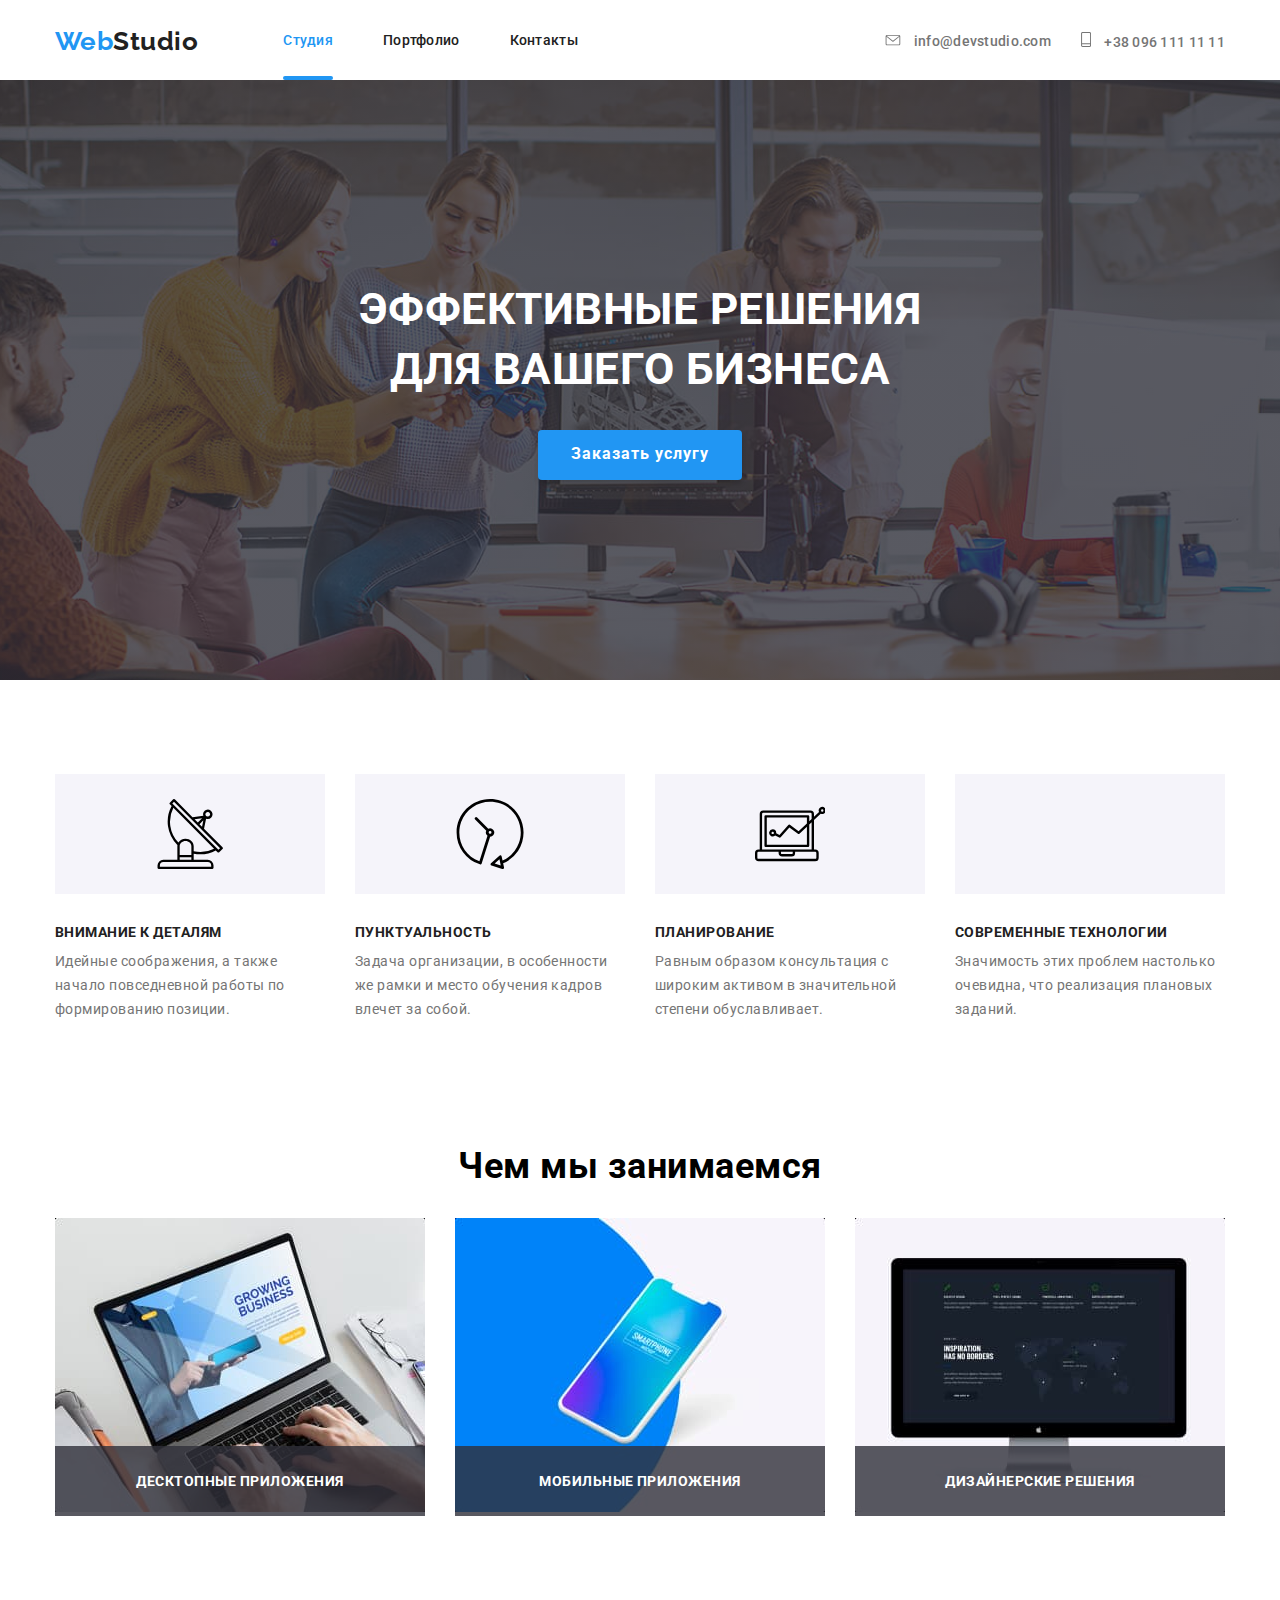
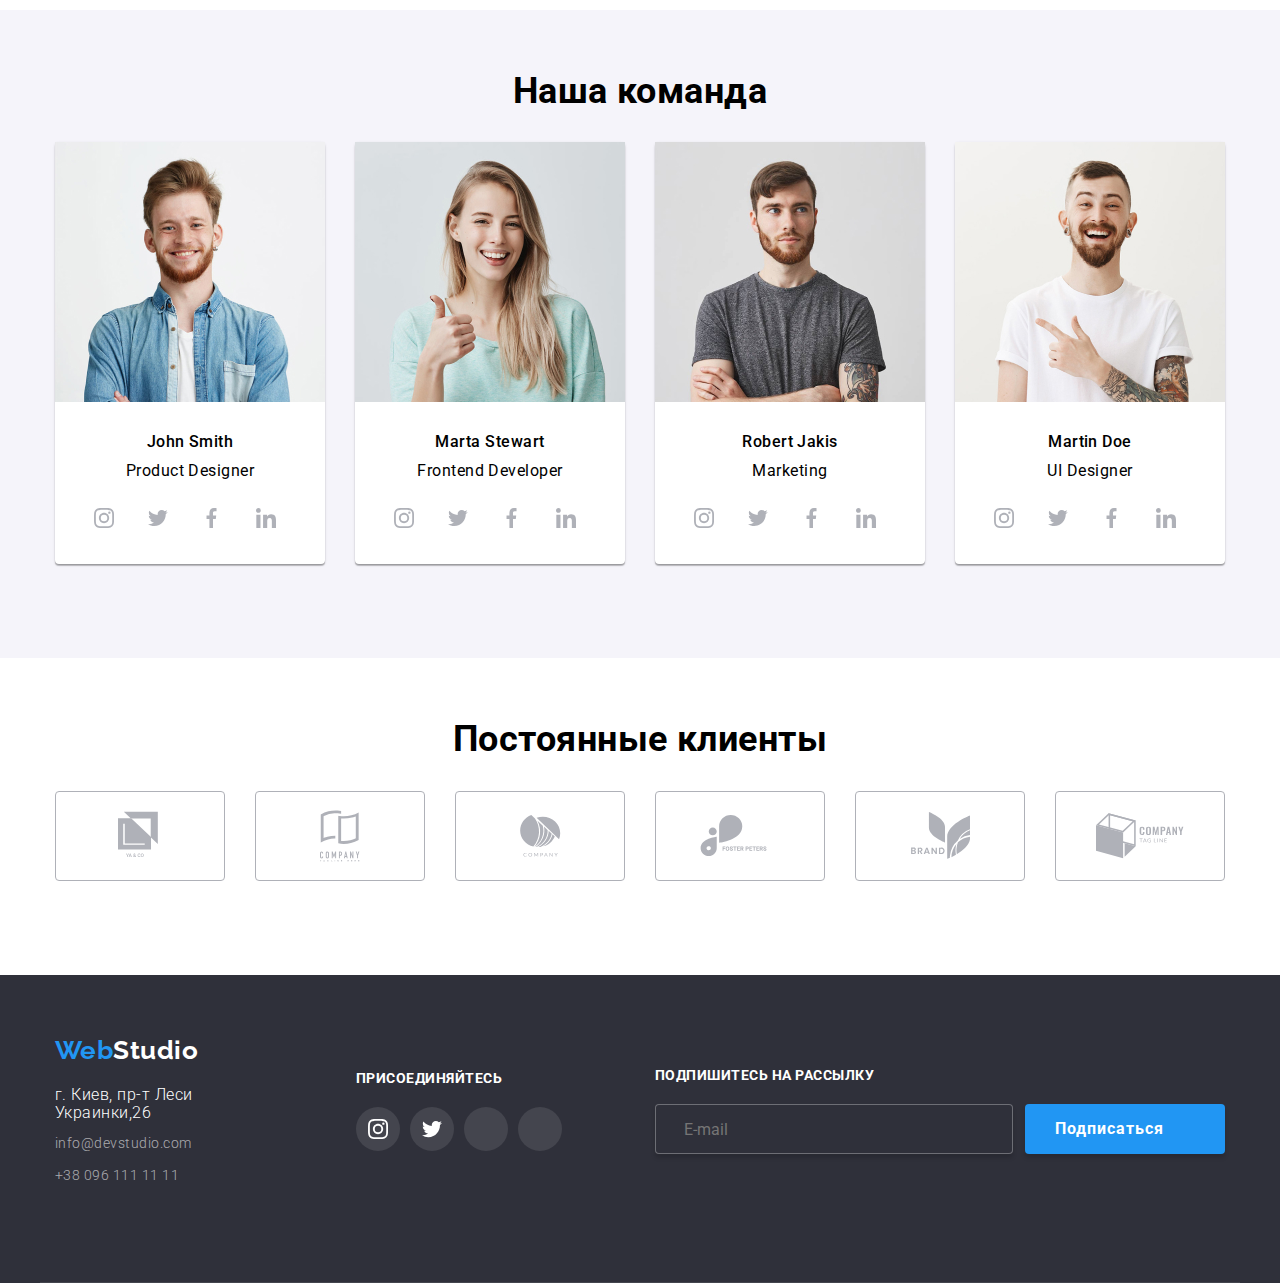
<file: index.html>
<!DOCTYPE html>
<html lang="ru">
  <head>
    <meta charset="UTF-8" />
    <meta name="viewport" content="width=device-width, initial-scale=1.0" />
    <link
      href="https://fonts.googleapis.com/css2?family=Raleway:wght@700&family=Roboto:wght@300;400;500;700;900&display=swap"
      rel="stylesheet"
    />
    <link rel="stylesheet" href="./css/main.min.css" />
    <title>Web Studio</title>
  </head>
  <body>
    <header class="main-header">
      <div class="head">
        <a class="logo" href="./index.html">
          <span class="logo-web">Web</span>Studio
        </a>
        <button
          class="menu-button"
          aria-expanded="false"
          aria-controls="menu-container"
          data-menu-button
        >
          <svg
            width="40px"
            height="40px"
            aria-label="Переключатель мобильного меню"
          >
            <use
              class="icon-menu"
              href="./images/svg/menu-btn.svg#icon-menu"
            ></use>
            <use
              class="icon-cross"
              href="./images/svg/menu-btn.svg#icon-close"
            ></use>
          </svg>
        </button>
        <div class="container-menu" id="menu-container" data-menu>
          <nav class="nav">
            <ul class="main-nav">
              <li class="item">
                <a href="./index.html" class="link current"> Студия</a>
              </li>
              <li class="item">
                <a href="./portfolio.html" class="link"> Портфолио</a>
              </li>
              <li class="item"><a href="" class="link"> Контакты</a></li>
            </ul>
          </nav>
          <ul class="contacts">
            <li class="contacts-list">
              <a href="mailto:info@devstudio.com" class="contacts-link">
                <svg class="contacts-icon" width="16px" height="11px">
                  <use href="./images/svg/sprite.svg#icon-envelope"></use>
                </svg>
                info@devstudio.com
              </a>
            </li>
            <li class="contacts-list">
              <a href="tel:+380961111111" class="contacts-link"
                ><svg class="contacts-icon" width="10px" height="15px">
                  <use href="./images/svg/sprite.svg#icon-mobile"></use>
                </svg>
                +38 096 111 11 11
              </a>
            </li>
          </ul>
        </div>
      </div>
    </header>
    <main>
      <div class="background">
        <section class="section">
          <div class="container hero">
            <h1 class="hero-header">
              Эффективные решения <br />
              для вашего бизнеса
            </h1>
            <div class="backdrop is-hidden" data-backdrop>
              <form class="modal-window js-speaker-form">
                <div class="form-content">
                  <h2 class="modal-header">
                    Оставьте свои данные, мы вам перезвоним
                  </h2>
                  <label class="form">
                    <input
                      type="text"
                      class="form-input"
                      name="name"
                      placeholder=" "
                      autofocus
                    />
                    <span class="form-label">Имя</span>
                    <svg class="form-icon">
                      <use href="./images/svg/modal.svg#icon-person"></use>
                    </svg>
                  </label>
                  <label class="form">
                    <input
                      type="text"
                      class="form-input"
                      name="name"
                      placeholder=" "
                    />
                    <span class="form-label">Телефон</span>
                    <svg class="form-icon">
                      <use href="./images/svg/modal.svg#icon-phone"></use>
                    </svg>
                  </label>
                  <label class="form">
                    <input
                      type="text"
                      class="form-input"
                      name="name"
                      placeholder=" "
                    />
                    <span class="form-label">Почта</span>
                    <svg class="form-icon">
                      <use href="./images/svg/modal.svg#icon-email"></use>
                    </svg>
                  </label>
                  <div class="form">
                    <textarea
                      class="form-comment"
                      name="comment"
                      id="comment"
                    ></textarea>
                    <label for="comment" class="form-textarea"
                      >Комментарий</label
                    >
                  </div>
                  <label class="checkbox">
                    <input
                      class="checkbox-input"
                      type="text"
                      name="policy"
                      value="css"
                      placeholder=" "
                    />
                    <span class="checkbox-icon"></span>
                    Соглашаюсь с рассылкой и принимаю
                    <a class="checkbox-terms" href="">Условия договора</a>
                  </label>
                  <button class="close-button" data-close-modal>
                    <svg class="close" width="11px" height="11px">
                      <use href="./images/svg/modal.svg#icon-close"></use>
                    </svg>
                  </button>
                  <button class="button modal">Отправить</button>
                </div>
              </form>
            </div>
            <button class="button" data-open-modal>Заказать услугу</button>
          </div>
        </section>
      </div>
      <section class="section">
        <div class="container attributes">
          <h2 class="section-title visually-hidden">Характеристики</h2>
          <ul class="attr-list">
            <li class="item">
              <div class="attr-div">
                <svg class="icon-attribute">
                  <use href="./images/svg/sprite.svg#icon-antenna"></use>
                </svg>
              </div>
              <h3 class="header">Внимание к деталям</h3>
              <p class="text">
                Идейные соображения, а также начало повседневной работы по
                формированию позиции.
              </p>
            </li>
            <li class="item">
              <div class="attr-div">
                <svg class="icon-attribute">
                  <use href="./images/svg/sprite.svg#icon-clock"></use>
                </svg>
              </div>
              <h3 class="header">Пунктуальность</h3>
              <p class="text">
                Задача организации, в особенности же рамки и место обучения
                кадров влечет за собой.
              </p>
            </li>
            <li class="item">
              <div class="attr-div">
                <svg class="icon-attribute">
                  <use href="./images/svg/sprite.svg#icon-diagram"></use>
                </svg>
              </div>
              <h3 class="header">Планирование</h3>
              <p class="text">
                Равным образом консультация с широким активом в значительной
                степени обуславливает.
              </p>
            </li>
            <li class="item">
              <div class="attr-div">
                <svg class="icon-attribute">
                  <use href="./images/svg/sprite.svg#icon-astronaut"></use>
                </svg>
              </div>
              <h3 class="header">Современные технологии</h3>
              <p class="text">
                Значимость этих проблем настолько очевидна, что реализация
                плановых заданий.
              </p>
            </li>
          </ul>
        </div>
      </section>
      <section class="section">
        <div class="container works">
          <h2 class="section-title">Чем мы занимаемся</h2>
          <ul class="work-list">
            <li class="item">
              <img class="pic" src="./images/laptop.jpg" alt="Ноутбук" />
              <h3 class="header">Десктопные приложения</h3>
            </li>
            <li class="item">
              <img class="pic" src="./images/mobile.jpg" alt="Телефон" />
              <h3 class="header">Мобильные приложения</h3>
            </li>
            <li class="item">
              <img class="pic" src="./images/design.jpg" alt="Дизайн" />
              <h3 class="header">Дизайнерские решения</h3>
            </li>
          </ul>
        </div>
      </section>
      <section class="team-section">
        <div class="container">
          <h2 class="section-title">Наша команда</h2>
          <ul class="team-list" lang="en">
            <li class="worker">
              <div class="thumb">
                <img
                  class="pic"
                  srcset="
                    ./images/team/WebStudio/john.jpg    1x,
                    ./images/team/WebStudio/john@2x.jpg 2x,
                    ./images/team/WebStudio/john@3x.jpg 3x
                  "
                  src="./images/team/WebStudio/john.jpg"
                  alt="John"
                />
              </div>
              <h3 class="header">John Smith</h3>
              <p class="text">Product Designer</p>
              <ul class="social-network">
                <li class="item">
                  <a
                    class="item-link"
                    href="http://instagram.com"
                    aria-label="Ссылка на Instagram"
                  >
                    <svg class="social-icon">
                      <use href="./images/svg/sprite.svg#instagram"></use>
                    </svg>
                  </a>
                </li>
                <li class="item">
                  <a
                    class="item-link"
                    href="http://twitter.com"
                    aria-label="Ссылка на Twitter"
                  >
                    <svg class="social-icon">
                      <use href="./images/svg/sprite.svg#twitter"></use>
                    </svg>
                  </a>
                </li>
                <li class="item">
                  <a
                    class="item-link"
                    href="http://facebook.com"
                    aria-label="Ссылка на Facebook"
                  >
                    <svg class="social-icon">
                      <use href="./images/svg/sprite.svg#fb"></use>
                    </svg>
                  </a>
                </li>
                <li class="item">
                  <a
                    class="item-link"
                    href="http://linkedin.com"
                    aria-label="Ссылка на Linkedin"
                  >
                    <svg class="social-icon">
                      <use href="./images/svg/sprite.svg#linkedin"></use>
                    </svg>
                  </a>
                </li>
              </ul>
            </li>
            <li class="worker">
              <div class="thumb">
                <img
                  class="pic"
                  srcset="
                    ./images/team/WebStudio/marta.jpg    1x,
                    ./images/team/WebStudio/marta@2x.jpg 2x,
                    ./images/team/WebStudio/marta@3x.jpg 3x
                  "
                  src="./images/team/WebStudio/marta.jpg"
                  alt="Marta"
                />
              </div>
              <h3 class="header">Marta Stewart</h3>
              <p class="text">Frontend Developer</p>
              <ul class="social-network">
                <li class="item">
                  <a
                    class="item-link"
                    href="http://instagram.com"
                    aria-label="Ссылка на Instagram"
                  >
                    <svg class="social-icon">
                      <use href="./images/svg/sprite.svg#instagram"></use>
                    </svg>
                  </a>
                </li>
                <li class="item">
                  <a
                    class="item-link"
                    href="http://twitter.com"
                    aria-label="Ссылка на Twitter"
                  >
                    <svg class="social-icon">
                      <use href="./images/svg/sprite.svg#twitter"></use>
                    </svg>
                  </a>
                </li>
                <li class="item">
                  <a
                    class="item-link"
                    href="http://facebook.com"
                    aria-label="Ссылка на Facebook"
                  >
                    <svg class="social-icon">
                      <use href="./images/svg/sprite.svg#fb"></use>
                    </svg>
                  </a>
                </li>
                <li class="item">
                  <a
                    class="item-link"
                    href="http://linkedin.com"
                    aria-label="Ссылка на Linkedin"
                  >
                    <svg class="social-icon">
                      <use href="./images/svg/sprite.svg#linkedin"></use>
                    </svg>
                  </a>
                </li>
              </ul>
            </li>
            <li class="worker">
              <div class="thumb">
                <img
                  class="pic"
                  srcset="
                    ./images/team/WebStudio/robert.jpg    1x,
                    ./images/team/WebStudio/robert@2x.jpg 2x,
                    ./images/team/WebStudio/robert@3x.jpg 3x
                  "
                  src="./images/team/WebStudio/robert.jpg"
                  alt="Robert"
                />
              </div>
              <h3 class="header">Robert Jakis</h3>
              <p class="text">Marketing</p>
              <ul class="social-network">
                <li class="item">
                  <a
                    class="item-link"
                    href="http://instagram.com"
                    aria-label="Ссылка на Instagram"
                  >
                    <svg class="social-icon">
                      <use href="./images/svg/sprite.svg#instagram"></use>
                    </svg>
                  </a>
                </li>
                <li class="item">
                  <a
                    class="item-link"
                    href="http://twitter.com"
                    aria-label="Ссылка на Twitter"
                  >
                    <svg class="social-icon">
                      <use href="./images/svg/sprite.svg#twitter"></use>
                    </svg>
                  </a>
                </li>
                <li class="item">
                  <a
                    class="item-link"
                    href="http://facebook.com"
                    aria-label="Ссылка на Facebook"
                  >
                    <svg class="social-icon">
                      <use href="./images/svg/sprite.svg#fb"></use>
                    </svg>
                  </a>
                </li>
                <li class="item">
                  <a
                    class="item-link"
                    href="http://linkedin.com"
                    aria-label="Ссылка на Linkedin"
                  >
                    <svg class="social-icon">
                      <use href="./images/svg/sprite.svg#linkedin"></use>
                    </svg>
                  </a>
                </li>
              </ul>
            </li>
            <li class="worker">
              <div class="thumb">
                <img
                  class="pic"
                  srcset="
                    ./images/team/WebStudio/martin.jpg    1x,
                    ./images/team/WebStudio/martin@2x.jpg 2x,
                    ./images/team/WebStudio/marin@3x.jpg  3x
                  "
                  src="./images/team/WebStudio/martin.jpg"
                  alt="Martin"
                />
              </div>
              <h3 class="header">Martin Doe</h3>
              <p class="text">UI Designer</p>
              <ul class="social-network">
                <li class="item">
                  <a
                    class="item-link"
                    href="http://instagram.com"
                    aria-label="Ссылка на Instagram"
                  >
                    <svg class="social-icon">
                      <use href="./images/svg/sprite.svg#instagram"></use>
                    </svg>
                  </a>
                </li>
                <li class="item">
                  <a
                    class="item-link"
                    href="http://twitter.com"
                    aria-label="Ссылка на Twitter"
                  >
                    <svg class="social-icon">
                      <use href="./images/svg/sprite.svg#twitter"></use>
                    </svg>
                  </a>
                </li>
                <li class="item">
                  <a
                    class="item-link"
                    href="http://facebook.com"
                    aria-label="Ссылка на Facebook"
                  >
                    <svg class="social-icon">
                      <use href="./images/svg/sprite.svg#fb"></use>
                    </svg>
                  </a>
                </li>
                <li class="item">
                  <a
                    class="item-link"
                    href="http://linkedin.com"
                    aria-label="Ссылка на Linkedin"
                  >
                    <svg class="social-icon">
                      <use href="./images/svg/sprite.svg#linkedin"></use>
                    </svg>
                  </a>
                </li>
              </ul>
            </li>
          </ul>
        </div>
      </section>
      <section class="section">
        <div class="container clients">
          <h2 class="section-title">Постоянные клиенты</h2>
          <ul class="clients-list">
            <li class="item">
              <a class="clients-link" href="">
                <svg class="clients-icon" width="44px" height="50px">
                  <use href="./images/svg/sprite.svg#icon-logo1"></use>
                </svg>
              </a>
            </li>
            <li class="item">
              <a class="clients-link" href="">
                <svg class="clients-icon" width="40px" height="52px">
                  <use href="./images/svg/sprite.svg#icon-logo2"></use>
                </svg>
              </a>
            </li>
            <li class="item">
              <a class="clients-link" href="">
                <svg class="clients-icon" width="41px" height="42px">
                  <use href="./images/svg/sprite.svg#icon-logo3"></use>
                </svg>
              </a>
            </li>
            <li class="item">
              <a class="clients-link" href="">
                <svg class="clients-icon" width="80px" height="42px">
                  <use href="./images/svg/sprite.svg#icon-logo4"></use>
                </svg>
              </a>
            </li>
            <li class="item">
              <a class="clients-link" href="">
                <svg class="clients-icon" width="59px" height="47px">
                  <use href="./images/svg/sprite.svg#icon-logo5"></use>
                </svg>
              </a>
            </li>
            <li class="item">
              <a class="clients-link" href="">
                <svg class="clients-icon" width="88px" height="46px">
                  <use href="./images/svg/sprite.svg#icon-logo6"></use>
                </svg>
              </a>
            </li>
          </ul>
        </div>
      </section>
    </main>
    <footer class="footer-section">
      <div class="container footer">
        <div class="logo-address">
          <a class="footer-logo" href="./index.html">
            <span class="logo-web">Web</span>Studio
          </a>
          <address class="address">
            г. Киев, пр-т Леси Украинки,26
          </address>
          <a href="mailto:info@devstudio.com" class="footer-link"
            >info@devstudio.com
          </a>
          <a href="tel:+380961111111" class="footer-link">+38 096 111 11 11</a>
        </div>
        <div class="joinus">
          <b class="action">Присоединяйтесь</b>
          <ul class="social-links">
            <li class="footer-icon">
              <a
                class="link"
                href="http://instagram.com"
                aria-label="Ссылка на Instagram"
              >
                <svg class="footer-social">
                  <use href="./images/svg/sprite.svg#instagram"></use>
                </svg>
              </a>
            </li>
            <li class="footer-icon">
              <a
                class="link"
                href="http://twitter.com"
                aria-label="Ссылка на Twitter"
              >
                <svg class="footer-social">
                  <use href="./images/svg/sprite.svg#twitter1"></use>
                </svg>
              </a>
            </li>
            <li class="footer-icon">
              <a
                class="link"
                href="http://facebook.com"
                aria-label="Ссылка на Facebook"
              >
                <svg class="footer-social">
                  <use href="./images/svg/sprite.svg#facebook1"></use>
                </svg>
              </a>
            </li>
            <li class="footer-icon">
              <a
                class="link"
                href="http://linkedin.com"
                aria-label="Ссылка на Linkedin"
              >
                <svg class="footer-social">
                  <use href="./images/svg/sprite.svg#linkedin1"></use>
                </svg>
              </a>
            </li>
          </ul>
        </div>
        <div class="subscribe-div">
          <div class="signin">
            <form>
              <b class="action">Подпишитесь на рассылку</b>
              <label for="mail"></label>
              <input
                type="email"
                name="mail"
                id="mail"
                placeholder="  E-mail"
              />
            </form>
          </div>
          <div class="button-div">
            <button class="button subscribe">
              Подписаться
              <svg class="icon-subscribe">
                <use href="./images/svg/sprite.svg#icon-send"></use>
              </svg>
            </button>
          </div>
        </div>
      </div>
    </footer>

    <script>
      const refs = {
        openModalBtn: document.querySelector("[data-open-modal]"),
        closeModalBtn: document.querySelector("[data-close-modal]"),
        backdrop: document.querySelector("[data-backdrop]"),
      };

      refs.openModalBtn.addEventListener("click", toggleModal);
      refs.closeModalBtn.addEventListener("click", toggleModal);

      refs.backdrop.addEventListener("click", logBackdropClick);

      function toggleModal() {
        refs.backdrop.classList.toggle("is-hidden");
      }

      function logBackdropClick() {
        console.log("Это клик в бекдроп");
      }
    </script>
    <script>
      (() => {
        document
          .querySelector(".js-speaker-form")
          .addEventListener("submit", (e) => {
            e.preventDefault();

            new FormData(e.currentTarget).forEach((value, name) =>
              console.log(`${name}: ${value}`)
            );

            e.currentTarget.reset();
          });
      })();
    </script>
    <script>
      (() => {
        const menuBtnRef = document.querySelector("[data-menu-button]");
        const mobileMenuRef = document.querySelector("[data-menu]");

        menuBtnRef.addEventListener("click", () => {
          const expanded =
            menuBtnRef.getAttribute("aria-expanded") === "true" || false;

          menuBtnRef.classList.toggle("is-open");
          menuBtnRef.setAttribute("aria-expanded", !expanded);

          mobileMenuRef.classList.toggle("is-open");
        });
      })();
    </script>
  </body>
</html>
</file>
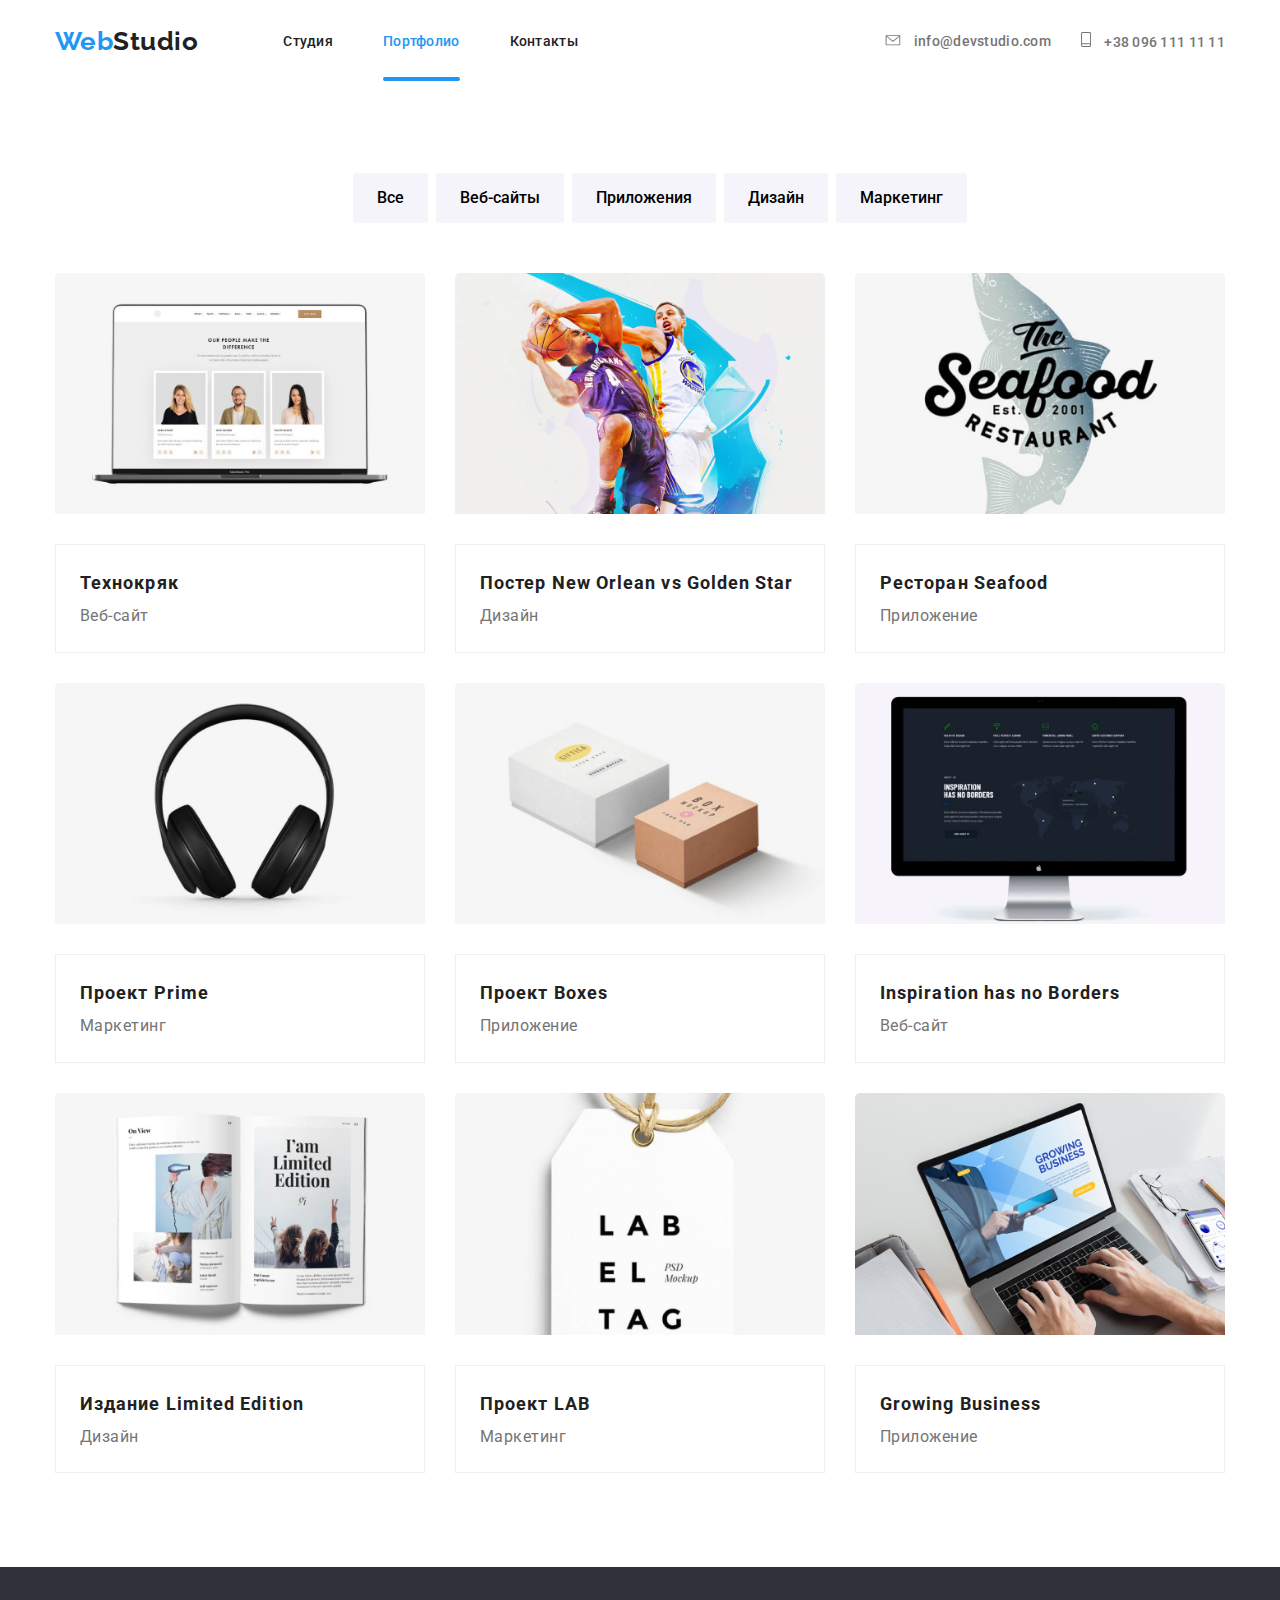
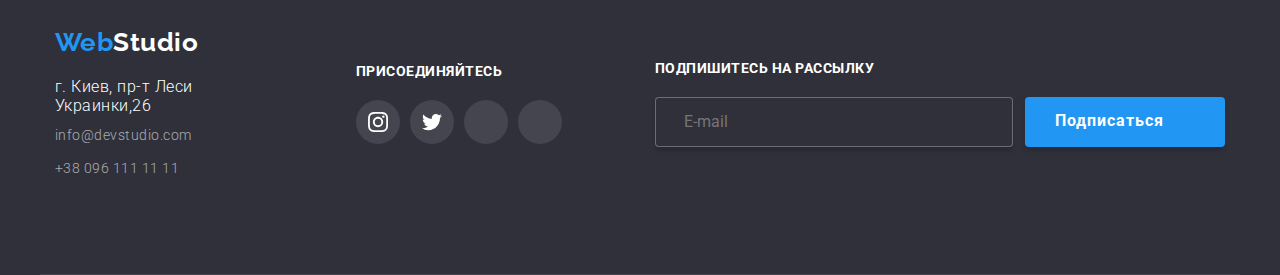
<file: portfolio.html>
<!DOCTYPE html>
<html lang="ru">
  <head>
    <meta charset="UTF-8" />
    <meta name="viewport" content="width=device-width, initial-scale=1.0" />
    <link
      href="https://fonts.googleapis.com/css2?family=Raleway:wght@700&family=Roboto:wght@400;500;700;900&display=swap"
      rel="stylesheet"
    />
    <link rel="stylesheet" href="./css/main.min.css" />
    <title>Портфолио</title>
  </head>

  <body>
    <header class="main-header">
      <div class="head">
        <a class="logo" href="./index.html">
          <span class="logo-web">Web</span>Studio
        </a>
        <button class="menu-button" aria-expanded="false" aria-controls="menu-container" data-menu-button>
          <svg width="40px" height="40px" aria-label="Переключатель мобильного меню">
            <use class="icon-menu" href="./images/svg/menu-btn.svg#icon-menu"></use>
            <use class="icon-cross" href="./images/svg/menu-btn.svg#icon-close"></use>
          </svg>
        </button>
        <div class="container-menu" id="menu-container" data-menu>
          <nav class="nav"></nav>
          <ul class="main-nav">
            <li class="item">
              <a href="./index.html" class="link "> Студия</a>
            </li>
            <li class="item">
              <a href="./portfolio.html" class="link current"> Портфолио</a>
            </li>
            <li class="item"><a href="" class="link"> Контакты</a></li>
          </ul>
          </nav>
          <ul class="contacts">
            <li class="contacts-list">
              <a href="mailto:info@devstudio.com" class="contacts-link">
                <svg class="contacts-icon" width="16px" height="11px">
                  <use href="./images/svg/sprite.svg#icon-envelope"></use>
                </svg>
                info@devstudio.com
              </a>
            </li>
            <li class="contacts-list">
              <a href="tel:+380961111111" class="contacts-link"><svg class="contacts-icon" width="10px" height="15px">
                  <use href="./images/svg/sprite.svg#icon-mobile"></use>
                </svg>
                +38 096 111 11 11
              </a>
            </li>
          </ul>
        </div>
      </div>
    </header>
    <main>
      <section>
        <div class="pf-filter">
          <h1 class="port-header visually-hidden">Портфолио</h1>
          <ul class="filter">
            <li class="filter-item"><button class="filter-button">Все</button></li>
            <li class="filter-item"><button class="filter-button">Веб-сайты</button></li>
            <li class="filter-item">
              <button class="filter-button">Приложения</button>
            </li>
            <li class="filter-item"><button class="filter-button">Дизайн</button></li>
            <li class="filter-item"><button class="filter-button">Маркетинг</button></li>
          </ul>
        </div>
        <div class="container portfolio">
          <ul class="projects-list">
            <li class="project">
              <a class="pf-link" href="">
                <div class="pf-thumb">
                  <img class="pic" srcset="./images/portfolio/techno.jpg 1x, 
                                ./images/portfolio/techno@2x.jpg 2x, 
                                ./images/portfolio/techno@3x.jpg 3x" src="./images/portfolio/techno.jpg" alt="Techno" />
                  <div class="overlay">
                    <p class="text">
                      Технокряк это современная площадка распространения
                      коронавируса. Компании используют эту платформу для
                      цифрового шпионажа и атак на защищённые сервера
                      конкурентов.
                    </p>
                  </div>
                </div>
                <div class="card-content">
                  <h2 class="name">Технокряк</h2>
                  <p class="meaning">Веб-сайт</p>
                </div>
              </a>
            </li>
            <li class="project">
              <a class="pf-link" href="">
                <div class="pf-thumb">
                  <img class="pic" srcset="./images/portfolio/poster.jpg 1x, 
                                      ./images/portfolio/poster@2x.jpg 2x, 
                                       ./images/portfolio/poster@3x.jpg 3x" src="./images/portfolio/poster.jpg"
                    alt="Poster" />
                  <div class="overlay">
                  <p class="text">
                    Баскетбол (англ. basket «корзина» + ball «мяч») — спортивная
                    командная игра с мячом, в которой мяч забрасывают руками в
                    корзину (кольцо) соперника.
                  </p>
                  </div>
                </div>
                <div class="card-content">
                  <h2 class="name">Постер New Orlean vs Golden Star</h2>
                  <p class="meaning">Дизайн</p>
                </div>
              </a>
            </li>
            <li class="project">
              <a class="pf-link" href="">
                <div class="pf-thumb">
                  <img class="pic" srcset="./images/portfolio/restaurant.jpg 1x, 
                                     ./images/portfolio/restaurant@2x.jpg 2x, 
                                  ./images/portfolio/restaurant@3x.jpg 3x" src="./images/portfolio/restaurant.jpg"
                    alt="Restaurant" />
                  <div class="overlay">
                  <p class="text">
                    Ресторан находится на бульваре Леси Украинки. Узнать его не
                    составит труда: панорамные окна в пол, светлый фасад и
                    уютная терраса – вы на правильном пути.
                  </p>
                  </div>
                </div>
                <div class="card-content">
                  <h2 class="name">Ресторан Seafood</h2>
                  <p class="meaning">Приложение</p>
                </div>
              </a>
            </li>
            <li class="project">
              <a class="pf-link" href="">
                <div class="pf-thumb">
                <img class="pic" srcset="./images/portfolio/prime.jpg 1x, 
                                    ./images/portfolio/prime@2x.jpg 2x, 
                                     ./images/portfolio/prime@3x.jpg 3x" src="./images/portfolio/prime.jpg"
                  alt="Prime" />
                  <div class="overlay">
                  <p class="text">
                    В последние выходные уходящего года все участники проекта
                    Prime Time успели проникнуться праздничным настроением.
                  </p>
                  </div>
                </div>
                <div class="card-content">
                  <h2 class="name">Проект Prime</h2>
                  <p class="meaning">Маркетинг</p>
                </div>
              </a>
            </li>
            <li class="project">
              <a class="pf-link" href="">
                <div class="pf-thumb">
                  <img class="pic" srcset="./images/portfolio/boxes.jpg 1x, 
                                     ./images/portfolio/boxes@2x.jpg 2x, 
                                      ./images/portfolio/boxes@3x.jpg 3x" src="./images/portfolio/boxes.jpg"
                    alt="Boxes" />
                  <div class="overlay">
                  <p class="text">
                    Выберите из нашего ассортимента проекта Boxes, включая более
                    1100 продуктов в широком диапазоне стилей и размеров. В
                    наличии и готово к отправке.
                  </p>
                  </div>
                </div>
                <div class="card-content">
                  <h2 class="name">Проект Boxes</h2>
                  <p class="meaning">Приложение</p>
                </div>
              </a>
            </li>
            <li class="project">
              <a class="pf-link" href="">
                <div class="pf-thumb">
                  <img class="pic" srcset="./images/portfolio/inspiration.jpg 1x, 
                                                      ./images/portfolio/inspiration@2x.jpg 2x, 
                                                       ./images/portfolio/inspiration@3x.jpg 3x" src="./images/portfolio/inspiration.jpg"
                    alt="Inspiration" />
                  <div class="overlay">
                  <p class="text" lang="en">
                    Inspiration is someone or something that gives you ideas for
                    doing something
                  </p>
                  </div>
                </div>
                <div class="card-content">
                  <h2 class="name">Inspiration has no Borders</h2>
                  <p class="meaning">Веб-сайт</p>
                </div>
              </a>
            </li>
            <li class="project">
              <a class="pf-link" href="">
                <div class="pf-thumb">
                  <img class="pic" srcset="./images/portfolio/limited.jpg 1x, 
                                     ./images/portfolio/limited@2x.jpg 2x, 
                                   ./images/portfolio/limited@3x.jpg 3x"
                    src="./images/portfolio/limited.jpg" alt="Limited" />
                  <div class="overlay">
                  <p class="text">
                    Издание с ограниченным выпуском продукции. Чаще всего
                    содержит эксклюзивные, дорогие в производстве модели.
                    Лимитированные коллекции могут выходить в рамках социальных,
                    экологических и подобных проектов.
                  </p>
                  </div>
                </div>
                <div class="card-content">
                  <h2 class="name">Издание Limited Edition</h2>
                  <p class="meaning">Дизайн</p>
                </div>
              </a>
            </li>
            <li class="project">
              <a class="pf-link" href="">
                <div class="pf-thumb">
                  <img class="pic" srcset="./images/portfolio/lab.jpg 1x, 
                                ./images/portfolio/lab@2x.jpg 2x, 
                                   ./images/portfolio/lab@3x.jpg 3x" src="./images/portfolio/lab.jpg"
                    alt="Lab" />
                  <div class="overlay">
                  <p class="text">
                    Проект Logistics Agro Benchmark на первом этапе исследовал
                    специфику логистики и генерации зерновых грузов на опыте
                    передовых компаний Германии и Франции.
                  </p>
                  </div>
                </div>
                <div class="card-content">
                  <h2 class="name">Проект LAB</h2>
                  <p class="meaning">Маркетинг</p>
                </div>
              </a>
            </li>
            <li class="project">
              <a class="pf-link" href="">
                <div class="pf-thumb">
                  <img class="pic" srcset="./images/portfolio/business.jpg 1x, 
                                ./images/portfolio/business@2x.jpg 2x, 
                                  ./images/portfolio/business@3x.jpg 3x" src="./images/portfolio/business.jpg" alt="Business" />
                  <div class="overlay">
                  <p lang="en" class="text">
                    Ensure your customer service is exceptional and go the extra
                    mile when you can. Your customers will not only remember
                    great service they will also be more likely to refer other
                    people to you.
                  </p>
                  </div>
                </div>
                <div class="card-content">
                  <h2 class="name">Growing Business</h2>
                  <p class="meaning">Приложение</p>
                </div>
              </a>
            </li>
          </ul>
        </div>
      </section>
    </main>
    <footer class="footer-section">
      <div class="container footer">
    
        <div class="logo-address">
          <a class="footer-logo" href="./index.html">
            <span class="logo-web">Web</span>Studio
          </a>
          <address class="address">
            г. Киев, пр-т Леси Украинки,26
          </address>
          <a href="mailto:info@devstudio.com" class="footer-link">info@devstudio.com
          </a>
          <a href="tel:+380961111111" class="footer-link">+38 096 111 11 11</a>
        </div>
        <div class="joinus">
          <b class="action">Присоединяйтесь</b>
          <ul class="social-links">
            <li class="footer-icon">
              <a class="link" href="http://instagram.com" aria-label="Ссылка на Instagram">
                <svg class="footer-social">
                  <use href="./images/svg/sprite.svg#instagram"></use>
                </svg>
              </a>
            </li>
            <li class="footer-icon">
              <a class="link" href="http://twitter.com" aria-label="Ссылка на Twitter">
                <svg class="footer-social">
                  <use href="./images/svg/sprite.svg#twitter1"></use>
                </svg>
              </a>
            </li>
            <li class="footer-icon">
              <a class="link" href="http://facebook.com" aria-label="Ссылка на Facebook">
                <svg class="footer-social">
                  <use href="./images/svg/sprite.svg#facebook1"></use>
                </svg>
              </a>
            </li>
            <li class="footer-icon">
              <a class="link" href="http://linkedin.com" aria-label="Ссылка на Linkedin">
                <svg class="footer-social">
                  <use href="./images/svg/sprite.svg#linkedin1"></use>
                </svg>
              </a>
            </li>
          </ul>
        </div>
        <div class="subscribe-div">
          <div class="signin">
            <form action="">
              <b class="action">Подпишитесь на рассылку</b>
              <label for="mail"></label>
              <input type="email" name="mail" id="mail" placeholder="  E-mail" />
          </div>
          <div class="button-div">
            <button class="button subscribe">Подписаться
              <svg class="icon-subscribe">
                <use href="./images/svg/sprite.svg#icon-send"></use>
              </svg>
            </button>
            </a>
          </div>
        </div>
        </form>
      </div>
    </footer>
      <script>
        (() => {
          const menuBtnRef = document.querySelector("[data-menu-button]");
          const mobileMenuRef = document.querySelector("[data-menu]");

          menuBtnRef.addEventListener("click", () => {
            const expanded =
              menuBtnRef.getAttribute("aria-expanded") === "true" || false;

            menuBtnRef.classList.toggle("is-open");
            menuBtnRef.setAttribute("aria-expanded", !expanded);

            mobileMenuRef.classList.toggle("is-open");
          });
        })();
      </script>
  </body>
</html>
</file>
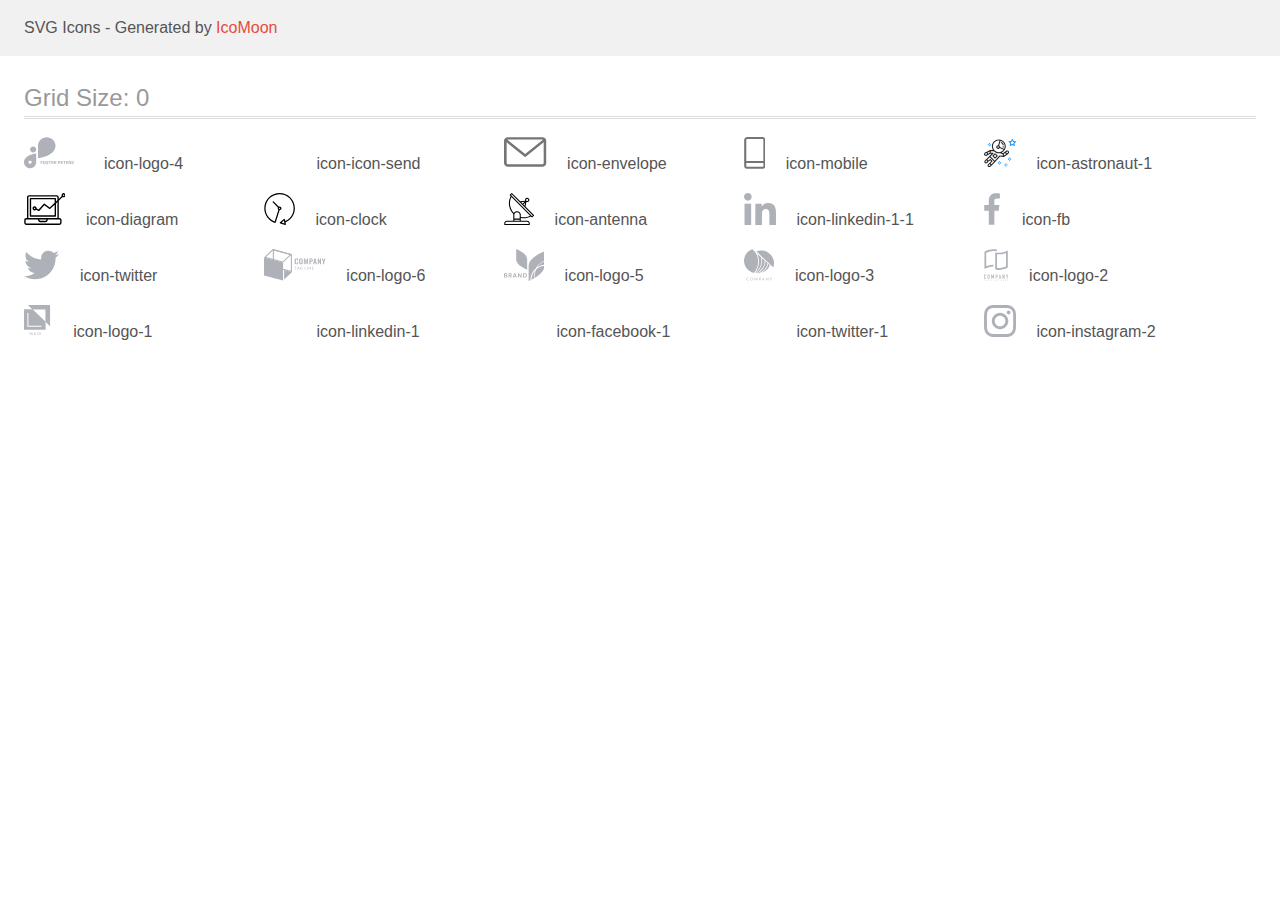
<file: images/svg/sprite/demo.html>
<!doctype html>
<html>
<head>
    <title>IcoMoon - SVG Icons</title>
    <meta charset="utf-8">
    <meta name="viewport" content="width=device-width, initial-scale=1">
    <link rel="stylesheet" href="demo-files/demo.css">
    <link rel="stylesheet" href="style.css">
</head>
<body>
<svg aria-hidden="true" style="position: absolute; width: 0; height: 0; overflow: hidden;" version="1.1" xmlns="http://www.w3.org/2000/svg" xmlns:xlink="http://www.w3.org/1999/xlink">
<defs>
<symbol id="icon-logo-4" viewBox="0 0 60 32">
<path fill="#afb1b8" style="fill: var(--color1, #afb1b8)" d="M9.229 9.548h-0.002c-1.684 0-3.048 1.33-3.048 2.971v0.002c0 1.641 1.365 2.971 3.048 2.971h0.002c1.684 0 3.048-1.33 3.048-2.971v-0.002c0-1.641-1.365-2.971-3.048-2.971z"></path>
<path fill="#afb1b8" style="fill: var(--color1, #afb1b8)" d="M31.73 8.599c-0.005-2.279-0.936-4.463-2.589-6.074s-3.894-2.519-6.233-2.524v0c-2.339 0.004-4.581 0.911-6.235 2.523s-2.586 3.796-2.59 6.076v12.566c0 0 17.645-1.915 17.647-12.564v-0.002z"></path>
<path fill="#afb1b8" style="fill: var(--color1, #afb1b8)" d="M0 25.289c0.004 1.586 0.652 3.105 1.803 4.226s2.709 1.753 4.336 1.758c1.627-0.005 3.185-0.636 4.336-1.757s1.799-2.64 1.803-4.225v-8.744c0 0-12.278 1.334-12.278 8.742zM6.139 26.856c-0.318 0-0.629-0.092-0.893-0.264s-0.47-0.417-0.592-0.703-0.154-0.601-0.091-0.905c0.062-0.304 0.215-0.583 0.44-0.802s0.511-0.368 0.823-0.429c0.312-0.060 0.635-0.029 0.929 0.089s0.545 0.319 0.721 0.577c0.177 0.258 0.271 0.561 0.271 0.87 0.001 0.206-0.040 0.411-0.121 0.601s-0.199 0.364-0.348 0.51c-0.149 0.146-0.327 0.262-0.522 0.341s-0.405 0.12-0.617 0.12v-0.006z"></path>
<path fill="#afb1b8" style="fill: var(--color1, #afb1b8)" d="M18.671 25.884h-1.256v1.297h-0.654v-3.174h2.067v0.53h-1.413v0.82h1.256v0.528zM21.815 25.666c0 0.312-0.055 0.587-0.166 0.822s-0.269 0.417-0.475 0.545c-0.205 0.128-0.44 0.192-0.706 0.192-0.263 0-0.498-0.063-0.704-0.19s-0.366-0.307-0.48-0.541c-0.113-0.235-0.171-0.506-0.172-0.811v-0.157c0-0.312 0.056-0.587 0.168-0.824 0.113-0.238 0.273-0.421 0.477-0.547 0.206-0.128 0.442-0.192 0.706-0.192s0.499 0.064 0.704 0.192c0.206 0.126 0.366 0.309 0.477 0.547 0.113 0.237 0.17 0.511 0.17 0.822v0.142zM21.152 25.522c0-0.333-0.060-0.586-0.179-0.759s-0.289-0.259-0.51-0.259c-0.219 0-0.389 0.086-0.508 0.257-0.119 0.17-0.18 0.42-0.181 0.75v0.155c0 0.324 0.060 0.576 0.179 0.754s0.291 0.268 0.515 0.268c0.219 0 0.388-0.086 0.506-0.257 0.118-0.173 0.177-0.424 0.179-0.754v-0.155zM23.936 26.348c0-0.124-0.044-0.218-0.131-0.283-0.087-0.067-0.244-0.137-0.471-0.209-0.227-0.074-0.406-0.147-0.538-0.218-0.36-0.195-0.541-0.457-0.541-0.787 0-0.172 0.048-0.324 0.144-0.458 0.097-0.135 0.236-0.241 0.416-0.316 0.182-0.076 0.385-0.113 0.611-0.113 0.227 0 0.429 0.041 0.606 0.124 0.177 0.081 0.315 0.197 0.412 0.347 0.099 0.15 0.148 0.32 0.148 0.51h-0.654c0-0.145-0.046-0.258-0.137-0.338-0.092-0.081-0.22-0.122-0.386-0.122-0.16 0-0.284 0.034-0.373 0.102-0.089 0.067-0.133 0.156-0.133 0.266 0 0.103 0.052 0.19 0.155 0.259 0.105 0.070 0.258 0.135 0.46 0.196 0.372 0.112 0.643 0.251 0.813 0.416s0.255 0.372 0.255 0.619c0 0.275-0.104 0.491-0.312 0.648-0.208 0.156-0.488 0.233-0.839 0.233-0.244 0-0.467-0.044-0.667-0.133-0.201-0.090-0.354-0.213-0.46-0.368-0.105-0.156-0.157-0.336-0.157-0.541h0.656c0 0.35 0.209 0.525 0.628 0.525 0.156 0 0.277-0.031 0.364-0.094 0.087-0.064 0.131-0.153 0.131-0.266zM27.427 24.536h-0.972v2.645h-0.654v-2.645h-0.959v-0.53h2.586v0.53zM29.712 25.805h-1.256v0.85h1.474v0.525h-2.128v-3.174h2.124v0.53h-1.47v0.757h1.256v0.512zM31.489 26.019h-0.521v1.162h-0.654v-3.174h1.18c0.375 0 0.664 0.084 0.868 0.251s0.305 0.403 0.305 0.709c0 0.217-0.047 0.397-0.142 0.543-0.093 0.144-0.235 0.259-0.425 0.344l0.687 1.297v0.030h-0.702l-0.595-1.162zM30.967 25.489h0.528c0.164 0 0.291-0.041 0.382-0.124 0.090-0.084 0.135-0.2 0.135-0.347 0-0.15-0.043-0.267-0.129-0.353-0.084-0.086-0.214-0.129-0.39-0.129h-0.525v0.953zM34.931 26.063v1.118h-0.654v-3.174h1.238c0.238 0 0.448 0.044 0.628 0.131 0.182 0.087 0.321 0.212 0.419 0.373 0.097 0.16 0.146 0.342 0.146 0.547 0 0.311-0.107 0.557-0.32 0.737-0.212 0.179-0.507 0.268-0.883 0.268h-0.573zM34.931 25.533h0.584c0.173 0 0.305-0.041 0.395-0.122 0.092-0.081 0.137-0.198 0.137-0.349 0-0.156-0.046-0.281-0.137-0.377s-0.218-0.145-0.379-0.148h-0.6v0.996zM39.069 25.805h-1.256v0.85h1.474v0.525h-2.128v-3.174h2.124v0.53h-1.469v0.757h1.256v0.512zM42.104 24.536h-0.972v2.645h-0.654v-2.645h-0.959v-0.53h2.586v0.53zM44.389 25.805h-1.256v0.85h1.474v0.525h-2.128v-3.174h2.124v0.53h-1.469v0.757h1.256v0.512zM46.166 26.019h-0.521v1.162h-0.654v-3.174h1.18c0.375 0 0.664 0.084 0.868 0.251s0.305 0.403 0.305 0.709c0 0.217-0.047 0.397-0.142 0.543-0.093 0.144-0.235 0.259-0.425 0.344l0.687 1.297v0.030h-0.702l-0.595-1.162zM45.645 25.489h0.528c0.164 0 0.291-0.041 0.382-0.124 0.090-0.084 0.135-0.2 0.135-0.347 0-0.15-0.043-0.267-0.129-0.353-0.084-0.086-0.214-0.129-0.39-0.129h-0.525v0.953zM49.489 26.348c0-0.124-0.044-0.218-0.131-0.283-0.087-0.067-0.244-0.137-0.471-0.209-0.227-0.074-0.406-0.147-0.539-0.218-0.36-0.195-0.541-0.457-0.541-0.787 0-0.172 0.048-0.324 0.144-0.458 0.097-0.135 0.236-0.241 0.416-0.316 0.182-0.076 0.385-0.113 0.61-0.113 0.227 0 0.429 0.041 0.606 0.124 0.177 0.081 0.315 0.197 0.412 0.347 0.099 0.15 0.148 0.32 0.148 0.51h-0.654c0-0.145-0.046-0.258-0.137-0.338-0.092-0.081-0.22-0.122-0.386-0.122-0.16 0-0.284 0.034-0.373 0.102-0.089 0.067-0.133 0.156-0.133 0.266 0 0.103 0.052 0.19 0.155 0.259 0.105 0.070 0.258 0.135 0.46 0.196 0.372 0.112 0.643 0.251 0.813 0.416s0.255 0.372 0.255 0.619c0 0.275-0.104 0.491-0.312 0.648-0.208 0.156-0.488 0.233-0.839 0.233-0.244 0-0.467-0.044-0.667-0.133-0.201-0.090-0.354-0.213-0.46-0.368-0.105-0.156-0.157-0.336-0.157-0.541h0.656c0 0.35 0.209 0.525 0.628 0.525 0.156 0 0.277-0.031 0.364-0.094 0.087-0.064 0.131-0.153 0.131-0.266z"></path>
</symbol>
<symbol id="icon-icon-send" viewBox="0 0 32 32">
<path fill="#fff" style="fill: var(--color2, #fff)" d="M32 0l-32 18 10.227 3.788 15.773-14.788-11.998 16.186 0.010 0.004-0.012-0.004v8.814l5.735-6.691 7.265 2.691 5-28z"></path>
</symbol>
<symbol id="icon-envelope" viewBox="0 0 43 32">
<path fill="#757575" style="fill: var(--color3, #757575)" d="M38.667 0h-34.667c-2.206 0-4 1.675-4 3.734v22.404c0 2.059 1.794 3.734 4 3.734h34.667c2.206 0 4-1.675 4-3.734v-22.404c0-2.059-1.794-3.734-4-3.734v0zM38.667 2.489c0.181 0 0.353 0.035 0.511 0.096l-17.844 14.437-17.844-14.437c0.158-0.061 0.33-0.096 0.511-0.096h34.667zM38.667 27.383h-34.667c-0.736 0-1.333-0.558-1.333-1.245v-20.922l17.793 14.395c0.251 0.203 0.563 0.304 0.874 0.304s0.622-0.101 0.874-0.304l17.793-14.395v20.922c0 0.687-0.598 1.245-1.333 1.245v0z"></path>
</symbol>
<symbol id="icon-mobile" viewBox="0 0 21 32">
<path fill="#757575" style="fill: var(--color3, #757575)" d="M18.133 0h-14.933c-1.765 0-3.2 1.34-3.2 2.987v25.889c0 1.647 1.435 2.987 3.2 2.987h14.933c1.765 0 3.2-1.34 3.2-2.987v-25.889c0-1.647-1.435-2.987-3.2-2.987zM3.2 1.992h14.933c0.589 0 1.067 0.446 1.067 0.996v20.91h-17.067v-20.91c0-0.549 0.478-0.996 1.067-0.996zM18.133 29.872h-14.933c-0.589 0-1.067-0.446-1.067-0.996v-2.987h17.067v2.987c0 0.549-0.478 0.996-1.067 0.996z"></path>
</symbol>
<symbol id="icon-astronaut-1" viewBox="0 0 32 32">
<path fill="#2196f3" style="fill: var(--color4, #2196f3)" d="M31.974 4.524c-0.063-0.193-0.229-0.333-0.43-0.363l-1.91-0.278-0.855-1.731c-0.179-0.365-0.777-0.365-0.956 0l-0.855 1.731-1.91 0.278c-0.201 0.029-0.367 0.17-0.431 0.363-0.062 0.193-0.011 0.405 0.135 0.547l1.383 1.348-0.326 1.903c-0.034 0.2 0.048 0.402 0.212 0.522 0.166 0.121 0.382 0.135 0.562 0.040l1.709-0.899 1.709 0.899c0.078 0.041 0.164 0.061 0.249 0.061 0.11 0 0.221-0.034 0.314-0.102 0.164-0.119 0.246-0.322 0.212-0.522l-0.326-1.903 1.383-1.348c0.145-0.142 0.197-0.354 0.135-0.547zM29.511 5.851c-0.125 0.122-0.183 0.299-0.153 0.472l0.191 1.114-1-0.526c-0.078-0.041-0.163-0.061-0.249-0.061s-0.17 0.020-0.249 0.061l-1.001 0.526 0.191-1.114c0.030-0.173-0.028-0.349-0.153-0.472l-0.81-0.789 1.119-0.163c0.174-0.025 0.324-0.134 0.402-0.292l0.5-1.013 0.5 1.013c0.078 0.157 0.228 0.267 0.402 0.292l1.119 0.163-0.809 0.789z"></path>
<path fill="#2196f3" style="fill: var(--color4, #2196f3)" d="M26.133 20.522h-1.067v1.067h1.067v-1.067z"></path>
<path fill="#2196f3" style="fill: var(--color4, #2196f3)" d="M26.133 22.656h-1.067v1.067h1.067v-1.067z"></path>
<path fill="#2196f3" style="fill: var(--color4, #2196f3)" d="M27.2 21.589h-1.067v1.067h1.067v-1.067z"></path>
<path fill="#2196f3" style="fill: var(--color4, #2196f3)" d="M25.067 21.589h-1.067v1.067h1.067v-1.067z"></path>
<path fill="#2196f3" style="fill: var(--color4, #2196f3)" d="M22.4 26.389h-1.067v1.067h1.067v-1.067z"></path>
<path fill="#2196f3" style="fill: var(--color4, #2196f3)" d="M22.4 28.522h-1.067v1.067h1.067v-1.067z"></path>
<path fill="#2196f3" style="fill: var(--color4, #2196f3)" d="M23.467 27.456h-1.067v1.067h1.067v-1.067z"></path>
<path fill="#2196f3" style="fill: var(--color4, #2196f3)" d="M21.333 27.456h-1.067v1.067h1.067v-1.067z"></path>
<path fill="#2196f3" style="fill: var(--color4, #2196f3)" d="M16 24.256h-1.067v1.067h1.067v-1.067z"></path>
<path fill="#2196f3" style="fill: var(--color4, #2196f3)" d="M16 26.389h-1.067v1.067h1.067v-1.067z"></path>
<path fill="#2196f3" style="fill: var(--color4, #2196f3)" d="M17.067 25.322h-1.067v1.067h1.067v-1.067z"></path>
<path fill="#2196f3" style="fill: var(--color4, #2196f3)" d="M14.933 25.322h-1.067v1.067h1.067v-1.067z"></path>
<path fill="#2196f3" style="fill: var(--color4, #2196f3)" d="M5.866 6.122h-1.067v1.067h1.067v-1.067z"></path>
<path fill="#2196f3" style="fill: var(--color4, #2196f3)" d="M5.866 8.255h-1.067v1.067h1.067v-1.067z"></path>
<path fill="#2196f3" style="fill: var(--color4, #2196f3)" d="M6.933 7.189h-1.067v1.067h1.067v-1.067z"></path>
<path fill="#2196f3" style="fill: var(--color4, #2196f3)" d="M4.8 7.189h-1.067v1.067h1.067v-1.067z"></path>
<path fill="#212121" style="fill: var(--color5, #212121)" d="M24.715 14.159c-0.287-0.388-0.709-0.637-1.188-0.705-0.481-0.068-0.956 0.058-1.34 0.352l-1.252 0.96-1.898 1.417-1.358-0.541c2.421-1.086 4.114-3.508 4.114-6.32 0-3.823-3.123-6.933-6.961-6.933s-6.961 3.11-6.961 6.933c0 1.386 0.414 2.674 1.12 3.758l-2.764-0.024c-0.002 0-0.003 0-0.005 0-0.009 0-0.015 0.004-0.023 0.005-0.053 0.002-0.105 0.013-0.155 0.031-0.013 0.005-0.026 0.008-0.038 0.013-0.006 0.003-0.013 0.003-0.019 0.006l-3.233 1.596c-0.001 0-0.001 0-0.001 0.001l-1.893 0.911c-0.021 0.009-0.042 0.021-0.063 0.035-0.755 0.502-1.012 1.489-0.598 2.295 0.22 0.429 0.595 0.745 1.056 0.889 0.178 0.055 0.359 0.083 0.539 0.083 0.29 0 0.577-0.071 0.839-0.211l1.388-0.738 2.264-1.169 1.357-0.008-5.442 5.416c-0.001 0.001-0.001 0.001-0.002 0.001l-1.339 1.333c-0.316 0.315-0.49 0.732-0.49 1.178s0.174 0.863 0.49 1.179c0.325 0.323 0.752 0.485 1.179 0.485s0.854-0.162 1.18-0.485l1.314-1.309 1.741-1.3 0.901 0.897-1.762 1.754c-0 0.001-0.001 0.001-0.002 0.001l-1.339 1.333c-0.316 0.315-0.49 0.732-0.49 1.178s0.174 0.863 0.49 1.179c0.325 0.323 0.753 0.485 1.18 0.485s0.855-0.162 1.18-0.485l3.482-3.467c0.001-0.001 0.001-0.001 0.001-0.002l1.010-1-0.004-0.004c0.006-0.006 0.015-0.009 0.022-0.015l5.166-5.658 3.471 0.494c0.025 0.004 0.050 0.005 0.075 0.005 0.065 0 0.127-0.015 0.187-0.038 0.018-0.006 0.033-0.015 0.050-0.023 0.019-0.010 0.039-0.015 0.058-0.027l3.213-2.133c0.012-0.008 0.018-0.021 0.029-0.029 0.013-0.010 0.029-0.014 0.041-0.026l1.271-1.191c0.662-0.62 0.753-1.635 0.212-2.362zM2.13 17.77c-0.173 0.093-0.37 0.111-0.558 0.052-0.187-0.058-0.338-0.186-0.427-0.358-0.161-0.314-0.068-0.695 0.214-0.902l1.314-0.632 0.449 1.313-0.992 0.527zM5.628 15.942l-1.548 0.8-0.439-1.283 2.027-1.001-0.040 1.484zM20.727 9.322c0 0.918-0.219 1.785-0.599 2.559l-4.181-1.899c-0.044-0.573-0.341-1.075-0.788-1.388l1.464-4.86c2.378 0.756 4.105 2.974 4.105 5.588zM8.938 9.322c0-3.235 2.644-5.867 5.894-5.867 0.253 0 0.5 0.021 0.745 0.052l-1.432 4.754c-0.019-0.001-0.037-0.006-0.057-0.006-1.033 0-1.873 0.837-1.873 1.867s0.84 1.867 1.873 1.867c0.694 0 1.294-0.383 1.618-0.945l3.862 1.755c-1.075 1.446-2.795 2.39-4.737 2.39-3.25 0-5.894-2.632-5.894-5.867zM14.894 10.122c0 0.441-0.362 0.8-0.806 0.8s-0.806-0.359-0.806-0.8c0-0.441 0.362-0.8 0.806-0.8s0.806 0.359 0.806 0.8zM2.465 25.146c-0.236 0.234-0.619 0.234-0.854 0.001-0.114-0.114-0.176-0.263-0.176-0.423s0.062-0.309 0.176-0.421l0.962-0.959 0.851 0.848-0.959 0.955zM5.679 28.88c-0.236 0.234-0.619 0.235-0.855 0.001-0.114-0.114-0.176-0.263-0.176-0.423s0.062-0.309 0.176-0.421l0.963-0.959 0.852 0.848-0.96 0.955zM9.16 25.411c-0.001 0-0.001 0-0.002 0.001l-1.765 1.76-0.852-0.848 1.763-1.755c0 0 0 0 0-0s0.001-0.001 0.002-0.001c0.040-0.040 0.065-0.088 0.090-0.135 0.007-0.014 0.020-0.026 0.026-0.040 0.017-0.041 0.019-0.085 0.026-0.129 0.003-0.025 0.014-0.047 0.014-0.073 0-0.036-0.013-0.070-0.020-0.106-0.006-0.032-0.006-0.065-0.019-0.095-0.020-0.050-0.055-0.094-0.091-0.138-0.010-0.012-0.014-0.027-0.025-0.038 0 0 0 0-0.001 0s-0.001-0.002-0.001-0.002l-1.607-1.6c-0.017-0.017-0.039-0.024-0.058-0.038-0.028-0.022-0.055-0.042-0.087-0.058-0.030-0.015-0.061-0.024-0.093-0.033-0.034-0.010-0.067-0.017-0.103-0.020-0.033-0.002-0.063 0.001-0.095 0.005-0.036 0.004-0.069 0.009-0.104 0.020-0.034 0.011-0.063 0.027-0.094 0.045-0.020 0.011-0.042 0.015-0.061 0.029l-1.773 1.324-0.901-0.897 2.399-2.386 4.361 4.289-0.928 0.919zM15.979 18.394c-0.015-0.002-0.030 0.004-0.045 0.003-0.039-0.002-0.076 0.001-0.115 0.007-0.030 0.005-0.059 0.011-0.088 0.021-0.034 0.012-0.065 0.028-0.097 0.047-0.030 0.018-0.057 0.037-0.083 0.061-0.013 0.011-0.028 0.017-0.040 0.029l-4.698 5.146-4.328-4.257 2.833-2.818c0.209-0.208 0.21-0.546 0.002-0.755-0.105-0.105-0.243-0.157-0.381-0.156v-0.001l-2.219 0.013 0.028-1.607 3.104 0.027c1.265 1.294 3.029 2.101 4.981 2.101 0.437 0 0.864-0.045 1.279-0.123 0.040 0.032 0.079 0.065 0.13 0.085l2.41 0.96 0.152 0.758 0.178 0.885-3.003-0.427zM20.020 18.572l-0.313-1.558 1.446-1.080 0.947 1.257-2.080 1.381zM23.774 15.741l-0.838 0.785-0.931-1.236 0.831-0.637c0.155-0.119 0.351-0.168 0.543-0.143 0.193 0.027 0.364 0.128 0.48 0.284 0.217 0.292 0.18 0.699-0.085 0.947z"></path>
<path fill="#212121" style="fill: var(--color5, #212121)" d="M13.602 18.544l-2.143-2.133c-0.207-0.207-0.545-0.207-0.753 0l-2.142 2.133c-0.1 0.101-0.157 0.236-0.157 0.378s0.056 0.278 0.157 0.378l2.142 2.133c0.104 0.103 0.241 0.155 0.377 0.155s0.273-0.052 0.376-0.155l2.143-2.133c0.1-0.1 0.157-0.236 0.157-0.378s-0.057-0.278-0.157-0.378zM11.083 20.303l-1.387-1.381 1.387-1.381 1.387 1.381-1.387 1.381z"></path>
<path fill="#212121" style="fill: var(--color5, #212121)" d="M17.164 5.071l-0.258 1.036c0.071 0.018 1.738 0.452 1.738 2.149h1.067c-0-2.017-1.666-2.965-2.547-3.185z"></path>
<path fill="#212121" style="fill: var(--color5, #212121)" d="M19.711 9.322h-1.067v1.067h1.067v-1.067z"></path>
</symbol>
<symbol id="icon-diagram" viewBox="0 0 41 32">
<path d="M2.073 31.933h33.168c1.145 0 2.073-0.928 2.073-2.073v-2.764c0-1.145-0.928-2.073-2.073-2.073h-0.691v-17.232l3.925-3.718c0.911 0.449 2.014 0.176 2.61-0.646s0.513-1.955-0.198-2.681-1.841-0.834-2.677-0.256c-0.835 0.578-1.132 1.675-0.703 2.595l-2.957 2.803v-1.594c0-1.145-0.928-2.073-2.073-2.073h-27.64c-1.145 0-2.073 0.928-2.073 2.073v20.73h-0.691c-1.145 0-2.073 0.928-2.073 2.073v2.764c0 1.145 0.928 2.073 2.073 2.073zM39.387 1.529c0.382 0 0.691 0.309 0.691 0.691s-0.309 0.691-0.691 0.691c-0.382 0-0.691-0.309-0.691-0.691s0.309-0.691 0.691-0.691zM4.146 4.293c0-0.382 0.309-0.691 0.691-0.691h27.64c0.382 0 0.691 0.309 0.691 0.691v2.902l-1.382 1.313v-2.833c0-0.382-0.309-0.691-0.691-0.691h-24.876c-0.382 0-0.691 0.309-0.691 0.691v17.275c0 0.382 0.309 0.691 0.691 0.691h24.876c0.382 0 0.691-0.309 0.691-0.691v-12.541l1.382-1.309v15.923h-29.022v-20.73zM10.365 13.276c-0.935-0.003-1.756 0.62-2.004 1.521s0.136 1.857 0.94 2.334c0.804 0.477 1.828 0.357 2.499-0.293l2.402 1.205c0.279 0.14 0.617 0.074 0.825-0.159l5.106-5.744 5.019 3.761c0.269 0.202 0.645 0.18 0.889-0.051l4.362-4.132v10.54h-23.494v-15.893h23.494v3.449l-4.889 4.63-5.061-3.794c-0.287-0.215-0.692-0.175-0.931 0.093l-5.176 5.824-1.935-0.968c0.014-0.083 0.023-0.167 0.026-0.251 0-1.145-0.928-2.073-2.073-2.073zM11.056 15.349c0 0.382-0.309 0.691-0.691 0.691s-0.691-0.309-0.691-0.691c0-0.382 0.309-0.691 0.691-0.691s0.691 0.309 0.691 0.691zM15.202 26.405h6.91v0.691c0 0.382-0.309 0.691-0.691 0.691h-5.528c-0.382 0-0.691-0.309-0.691-0.691v-0.691zM1.382 27.096c0-0.382 0.309-0.691 0.691-0.691h11.747v0.691c0 1.145 0.928 2.073 2.073 2.073h5.528c1.145 0 2.073-0.928 2.073-2.073v-0.691h11.747c0.382 0 0.691 0.309 0.691 0.691v2.764c0 0.382-0.309 0.691-0.691 0.691h-33.168c-0.382 0-0.691-0.309-0.691-0.691v-2.764z"></path>
</symbol>
<symbol id="icon-clock" viewBox="0 0 31 32">
<path d="M30.84 15.301c-0.002-8.452-6.855-15.303-15.308-15.301s-15.303 6.855-15.301 15.308c0.001 6.658 4.307 12.551 10.649 14.576 0.061 0.019 0.124 0.029 0.187 0.029 0.121-0 0.239-0.032 0.342-0.094 0.135-0.080 0.236-0.207 0.283-0.356l3.865-12.25c1.057-0.005 1.909-0.866 1.903-1.923s-0.866-1.909-1.923-1.903c-0.284 0.001-0.565 0.067-0.82 0.191l-5.106-5.107c-0.253-0.245-0.657-0.238-0.902 0.016-0.239 0.247-0.239 0.639 0 0.886l5.103 5.109c-0.392 0.799-0.168 1.764 0.536 2.309l-3.683 11.673c-7.278-2.681-11.004-10.754-8.323-18.032s10.754-11.004 18.032-8.323 11.004 10.754 8.323 18.032c-1.31 3.556-4.001 6.431-7.462 7.973l-0.398-1.874c-0.073-0.344-0.411-0.565-0.756-0.492-0.109 0.023-0.209 0.074-0.292 0.148l-3.837 3.426c-0.263 0.234-0.287 0.637-0.052 0.9 0.076 0.085 0.174 0.149 0.283 0.184l4.899 1.563c0.335 0.108 0.694-0.077 0.802-0.412 0.034-0.106 0.040-0.219 0.017-0.328l-0.391-1.839c5.664-2.388 9.342-7.942 9.329-14.089zM15.535 14.664c0.352 0 0.638 0.286 0.638 0.638s-0.286 0.638-0.638 0.638c-0.352 0-0.638-0.285-0.638-0.638s0.285-0.638 0.638-0.638zM17.635 29.528l2.184-1.948 0.603 2.84-2.787-0.892z"></path>
</symbol>
<symbol id="icon-antenna" viewBox="0 0 30 32">
<path d="M29.859 22.098l-8.443-8.505 0.937-4.615c0.242 0.094 0.499 0.144 0.758 0.146h0.006c1.192 0.014 2.17-0.941 2.184-2.133s-0.941-2.17-2.133-2.184c-1.192-0.014-2.17 0.941-2.184 2.133-0.003 0.255 0.039 0.509 0.125 0.749l-4.96 0.605-8.091-8.133c-0.099-0.101-0.235-0.159-0.377-0.16-0.14 0.001-0.274 0.056-0.373 0.155l-1.513 1.504c-0.208 0.208-0.208 0.546 0 0.754l0.814 0.826c-3.153 5.798-2.129 12.978 2.519 17.663 0.043 0.041 0.092 0.074 0.146 0.098-0.034 0.18-0.051 0.364-0.052 0.547v6.187h-6.4c-1.472 0.002-2.665 1.195-2.667 2.667v1.067c0 0.295 0.239 0.533 0.533 0.533h24.533c0.295 0 0.533-0.239 0.533-0.533v-1.067c-0.002-1.472-1.195-2.665-2.667-2.667h-6.4v-2.742c1.003 0.21 2.024 0.317 3.049 0.32 2.458-0.003 4.877-0.615 7.040-1.783l0.818 0.823c0.099 0.101 0.235 0.159 0.377 0.16 0.14-0.001 0.274-0.056 0.373-0.155l1.513-1.504c0.208-0.208 0.208-0.546 0-0.754zM22.366 6.233c0.418-0.415 1.093-0.414 1.508 0.004s0.414 1.093-0.004 1.508c-0.2 0.199-0.47 0.31-0.752 0.31h-0.003c-0.589-0.003-1.064-0.483-1.061-1.072 0.002-0.282 0.115-0.552 0.314-0.751h-0.002zM21.11 9.738l-0.598 2.946-1.175-1.182 1.774-1.763zM20.504 8.836l-1.92 1.909-1.485-1.493 3.405-0.415zM23.090 28.8c0.884 0 1.6 0.716 1.6 1.6v0.533h-23.467v-0.533c0-0.884 0.716-1.6 1.6-1.6h20.267zM15.623 26.667v1.067h-5.333v-1.067h5.333zM10.29 25.6v-4.053c0-1.294 1.196-2.347 2.667-2.347s2.667 1.053 2.667 2.347v4.053h-5.333zM16.69 23.904v-2.357c0-1.882-1.675-3.413-3.733-3.413-1.331-0.020-2.576 0.657-3.281 1.786-4.058-4.274-4.971-10.645-2.279-15.887l18.602 18.708c-2.872 1.461-6.165 1.873-9.309 1.163zM27.979 23.22l-21.057-21.181 0.755-0.752 7.935 7.98c0.004 0 0.006 0.007 0.010 0.010l13.115 13.191-0.757 0.752z"></path>
</symbol>
<symbol id="icon-linkedin-1-1" viewBox="0 0 32 32">
<path fill="#afb1b8" style="fill: var(--color1, #afb1b8)" d="M31.992 32v-0.001h0.008v-11.736c0-5.741-1.236-10.164-7.948-10.164-3.227 0-5.392 1.771-6.276 3.449h-0.093v-2.913h-6.364v21.364h6.627v-10.579c0-2.785 0.528-5.479 3.977-5.479 3.399 0 3.449 3.179 3.449 5.657v10.401h6.62z"></path>
<path fill="#afb1b8" style="fill: var(--color1, #afb1b8)" d="M0.528 10.636h6.635v21.364h-6.635v-21.364z"></path>
<path fill="#afb1b8" style="fill: var(--color1, #afb1b8)" d="M3.843 0c-2.121 0-3.843 1.721-3.843 3.843s1.721 3.879 3.843 3.879c2.121 0 3.843-1.757 3.843-3.879-0.001-2.121-1.723-3.843-3.843-3.843v0z"></path>
</symbol>
<symbol id="icon-fb" viewBox="0 0 18 32">
<path fill="#afb1b8" style="fill: var(--color1, #afb1b8)" d="M13.329 5.313h2.921v-5.088c-0.504-0.069-2.237-0.225-4.256-0.225-4.212 0-7.097 2.649-7.097 7.519v4.481h-4.648v5.688h4.648v14.312h5.699v-14.311h4.46l0.708-5.688h-5.169v-3.919c0.001-1.644 0.444-2.769 2.735-2.769z"></path>
</symbol>
<symbol id="icon-twitter" viewBox="0 0 36 32">
<path fill="#afb1b8" style="fill: var(--color1, #afb1b8)" d="M35.556 4.976c-1.322 0.58-2.731 0.964-4.2 1.151 1.511-0.902 2.665-2.32 3.207-4.029-1.409 0.84-2.964 1.433-4.622 1.764-1.338-1.424-3.244-2.307-5.324-2.307-4.035 0-7.284 3.276-7.284 7.291 0 0.578 0.049 1.133 0.169 1.662-6.060-0.296-11.422-3.2-15.024-7.624-0.629 1.091-0.998 2.34-0.998 3.684 0 2.524 1.3 4.762 3.238 6.058-1.171-0.022-2.32-0.362-3.293-0.898 0 0.022 0 0.051 0 0.080 0 3.542 2.527 6.484 5.84 7.162-0.593 0.162-1.24 0.24-1.911 0.24-0.467 0-0.938-0.026-1.38-0.124 0.944 2.887 3.624 5.009 6.811 5.078-2.48 1.94-5.629 3.109-9.038 3.109-0.598 0-1.171-0.026-1.744-0.1 3.229 2.082 7.056 3.271 11.182 3.271 13.413 0 20.747-11.111 20.747-20.742 0-0.322-0.011-0.633-0.027-0.942 1.447-1.027 2.662-2.309 3.653-3.784z"></path>
</symbol>
<symbol id="icon-logo-6" viewBox="0 0 62 32">
<path fill="#afb1b8" style="fill: var(--color1, #afb1b8)" d="M31.124 14.854c-0.291-0.424-0.43-0.926-0.397-1.431v-2.075c0-0.636 0.132-1.119 0.395-1.45s0.715-0.495 1.356-0.494c0.602 0 1.029 0.141 1.282 0.422 0.276 0.359 0.41 0.798 0.379 1.241v0.488h-1.077v-0.494c0.004-0.162-0.007-0.323-0.031-0.483-0.016-0.109-0.070-0.211-0.154-0.287-0.111-0.082-0.25-0.122-0.39-0.112-0.148-0.010-0.294 0.032-0.41 0.118-0.094 0.085-0.156 0.196-0.178 0.317-0.031 0.169-0.045 0.341-0.042 0.513v2.518c-0.017 0.243 0.031 0.486 0.138 0.707 0.054 0.075 0.128 0.134 0.215 0.171s0.183 0.051 0.278 0.040c0.138 0.011 0.275-0.030 0.381-0.114 0.088-0.082 0.144-0.19 0.161-0.306 0.025-0.167 0.036-0.336 0.033-0.505v-0.511h1.077v0.466c0.030 0.462-0.101 0.92-0.372 1.304-0.248 0.308-0.669 0.462-1.289 0.462s-1.088-0.165-1.353-0.507z"></path>
<path fill="#afb1b8" style="fill: var(--color1, #afb1b8)" d="M35.607 14.876c-0.272-0.323-0.408-0.794-0.408-1.416v-2.182c0-0.616 0.136-1.083 0.408-1.399s0.727-0.474 1.364-0.473c0.633 0 1.086 0.158 1.358 0.473 0.272 0.317 0.41 0.783 0.41 1.399v2.182c0 0.616-0.138 1.089-0.415 1.414s-0.727 0.488-1.353 0.488-1.090-0.165-1.364-0.485zM37.473 14.352c0.097-0.202 0.142-0.424 0.129-0.646v-2.672c0.013-0.218-0.031-0.435-0.127-0.633-0.055-0.076-0.131-0.137-0.22-0.174s-0.187-0.050-0.284-0.037c-0.097-0.013-0.195 0-0.285 0.037s-0.166 0.097-0.221 0.174c-0.098 0.198-0.142 0.415-0.129 0.633v2.685c-0.014 0.222 0.031 0.444 0.129 0.646 0.063 0.068 0.14 0.123 0.227 0.16s0.181 0.057 0.277 0.057 0.19-0.019 0.277-0.057c0.087-0.037 0.164-0.092 0.227-0.16v-0.013z"></path>
<path fill="#afb1b8" style="fill: var(--color1, #afb1b8)" d="M40.035 9.468h1.159l0.872 4.027 0.892-4.027h1.128l0.114 5.812h-0.834l-0.089-4.040-0.861 4.040h-0.669l-0.892-4.054-0.082 4.054h-0.843l0.105-5.812z"></path>
<path fill="#afb1b8" style="fill: var(--color1, #afb1b8)" d="M45.5 9.468h1.806c1.040 0 1.561 0.55 1.561 1.65 0 1.054-0.548 1.58-1.643 1.579h-0.615v2.583h-1.115l0.007-5.812zM47.043 11.952c0.11 0.013 0.222 0.004 0.328-0.028s0.203-0.085 0.285-0.156c0.128-0.196 0.184-0.427 0.161-0.656 0.006-0.177-0.012-0.355-0.053-0.528-0.016-0.058-0.044-0.112-0.082-0.159s-0.086-0.087-0.141-0.117c-0.155-0.070-0.326-0.102-0.497-0.093h-0.433v1.737h0.433z"></path>
<path fill="#afb1b8" style="fill: var(--color1, #afb1b8)" d="M50.474 9.468h1.197l1.228 5.812h-1.039l-0.243-1.34h-1.068l-0.25 1.34h-1.055l1.228-5.812zM51.497 13.267l-0.417-2.44-0.417 2.44h0.834z"></path>
<path fill="#afb1b8" style="fill: var(--color1, #afb1b8)" d="M53.891 9.468h0.78l1.494 3.316v-3.316h0.925v5.812h-0.742l-1.503-3.461v3.461h-0.956l0.002-5.812z"></path>
<path fill="#afb1b8" style="fill: var(--color1, #afb1b8)" d="M59.258 13.064l-1.242-3.588h1.046l0.758 2.305 0.711-2.305h1.023l-1.226 3.588v2.216h-1.070v-2.216z"></path>
<path fill="#afb1b8" style="fill: var(--color1, #afb1b8)" d="M32.845 17.822v0.304h-0.91v2.362h-0.381v-2.362h-0.914v-0.304h2.205z"></path>
<path fill="#afb1b8" style="fill: var(--color1, #afb1b8)" d="M35.697 20.488h-0.294c-0.030 0.002-0.059-0.007-0.083-0.025-0.022-0.015-0.039-0.037-0.049-0.061l-0.263-0.633h-1.262l-0.263 0.633c-0.008 0.026-0.021 0.051-0.040 0.072-0.023 0.018-0.053 0.027-0.083 0.025h-0.294l1.115-2.666h0.388l1.128 2.655zM33.851 19.498h1.052l-0.446-1.085c-0.033-0.082-0.060-0.166-0.083-0.251-0.016 0.051-0.029 0.099-0.042 0.141l-0.040 0.112-0.441 1.083z"></path>
<path fill="#afb1b8" style="fill: var(--color1, #afb1b8)" d="M37.618 20.226c0.070 0.003 0.14 0.003 0.21 0 0.060-0.006 0.12-0.016 0.178-0.032 0.055-0.013 0.108-0.029 0.16-0.049 0.049-0.019 0.098-0.042 0.149-0.065v-0.599h-0.446c-0.011 0.001-0.022-0.001-0.032-0.005s-0.020-0.009-0.028-0.017c-0.007-0.006-0.013-0.014-0.017-0.022s-0.006-0.018-0.005-0.027v-0.205h0.865v1.022c-0.071 0.048-0.145 0.090-0.223 0.127-0.079 0.037-0.162 0.068-0.247 0.091-0.091 0.025-0.184 0.044-0.279 0.055-0.108 0.011-0.217 0.017-0.326 0.017-0.192 0.002-0.383-0.032-0.562-0.099-0.167-0.064-0.319-0.158-0.446-0.279-0.124-0.122-0.222-0.265-0.288-0.422-0.070-0.177-0.105-0.364-0.103-0.553-0.002-0.19 0.032-0.379 0.1-0.557 0.064-0.158 0.162-0.302 0.288-0.422 0.127-0.12 0.279-0.214 0.446-0.277 0.191-0.068 0.394-0.102 0.597-0.099 0.104-0 0.207 0.008 0.31 0.023 0.091 0.014 0.18 0.037 0.265 0.068 0.078 0.028 0.153 0.063 0.223 0.106 0.068 0.042 0.133 0.088 0.194 0.139l-0.107 0.165c-0.008 0.015-0.021 0.028-0.036 0.037s-0.033 0.014-0.051 0.014c-0.025-0.001-0.049-0.008-0.069-0.021-0.033-0.017-0.069-0.038-0.109-0.063-0.047-0.028-0.097-0.052-0.149-0.072-0.066-0.025-0.135-0.045-0.205-0.059-0.093-0.016-0.188-0.024-0.283-0.023-0.147-0.002-0.293 0.023-0.43 0.074-0.124 0.047-0.236 0.119-0.328 0.211-0.092 0.096-0.163 0.209-0.207 0.331-0.1 0.289-0.1 0.6 0 0.889 0.049 0.125 0.125 0.24 0.223 0.336 0.091 0.091 0.202 0.163 0.326 0.211 0.142 0.046 0.292 0.064 0.441 0.053z"></path>
<path fill="#afb1b8" style="fill: var(--color1, #afb1b8)" d="M41.172 20.184h1.217v0.304h-1.59v-2.666h0.381l-0.009 2.362z"></path>
<path fill="#afb1b8" style="fill: var(--color1, #afb1b8)" d="M43.656 20.488h-0.381v-2.666h0.381v2.666z"></path>
<path fill="#afb1b8" style="fill: var(--color1, #afb1b8)" d="M45.074 17.834c0.023 0.012 0.042 0.029 0.058 0.049l1.63 2.009c-0.002-0.032-0.002-0.063 0-0.095 0-0.030 0-0.059 0-0.087v-1.9h0.332v2.676h-0.192c-0.028 0.002-0.057-0.003-0.083-0.015-0.023-0.013-0.044-0.030-0.060-0.051l-1.628-2.007c0 0.032 0 0.061 0 0.091s0 0.057 0 0.082v1.9h-0.319v-2.666h0.198c0.022 0 0.043 0.004 0.062 0.013z"></path>
<path fill="#afb1b8" style="fill: var(--color1, #afb1b8)" d="M49.901 17.822v0.293h-1.351v0.88h1.095v0.283h-1.095v0.91h1.351v0.293h-1.743v-2.659h1.743z"></path>
<path fill="#afb1b8" style="fill: var(--color1, #afb1b8)" d="M9.95 1.359l16.929 4.551v15.946l-16.929-4.548v-15.948zM8.864 0v18.082l19.098 5.135v-18.080l-19.098-5.137z"></path>
<path fill="#afb1b8" style="fill: var(--color1, #afb1b8)" d="M19.1 31.611l-19.1-5.139v-18.080l19.1 5.137v18.082z"></path>
<path fill="#afb1b8" style="fill: var(--color1, #afb1b8)" d="M9.181 1.155l16.708 4.493-7.105 6.729-16.71-4.496 7.108-6.726zM8.864 0l-8.864 8.392 19.1 5.137 8.862-8.392-19.098-5.137z"></path>
<path fill="#afb1b8" style="fill: var(--color1, #afb1b8)" d="M20.175 30.593l7.788-7.374-7.788-2.096v9.47z"></path>
</symbol>
<symbol id="icon-logo-5" viewBox="0 0 40 32">
<path fill="#afb1b8" style="fill: var(--color1, #afb1b8)" d="M3.055 26.742c0.156 0.194 0.24 0.438 0.236 0.688 0.008 0.163-0.021 0.326-0.084 0.476s-0.159 0.285-0.281 0.393c-0.304 0.231-0.681 0.343-1.061 0.317h-1.865v-4.361h1.827c0.361-0.024 0.718 0.078 1.012 0.29 0.118 0.099 0.211 0.224 0.273 0.366s0.089 0.296 0.081 0.45c0.011 0.241-0.065 0.477-0.212 0.667-0.142 0.173-0.338 0.293-0.556 0.341 0.247 0.045 0.471 0.177 0.63 0.373zM0.868 26.084h0.781c0.177 0.013 0.354-0.038 0.496-0.145 0.059-0.053 0.104-0.119 0.133-0.193s0.041-0.154 0.034-0.233c0.006-0.079-0.006-0.158-0.035-0.232s-0.073-0.14-0.13-0.194c-0.147-0.11-0.329-0.162-0.511-0.147h-0.768v1.144zM2.222 27.756c0.063-0.055 0.112-0.123 0.144-0.2s0.046-0.16 0.041-0.243c0.005-0.084-0.010-0.168-0.042-0.246s-0.083-0.147-0.146-0.202c-0.153-0.114-0.341-0.17-0.53-0.158h-0.819v1.199h0.83c0.187 0.011 0.372-0.043 0.524-0.151z"></path>
<path fill="#afb1b8" style="fill: var(--color1, #afb1b8)" d="M6.79 28.617l-1.016-1.704h-0.382v1.704h-0.874v-4.361h1.655c0.417-0.029 0.83 0.103 1.152 0.371 0.231 0.237 0.371 0.549 0.393 0.879s-0.073 0.659-0.27 0.925c-0.204 0.235-0.483 0.391-0.789 0.443l1.082 1.743h-0.951zM5.391 26.318h0.715c0.497 0 0.745-0.22 0.745-0.66 0.005-0.090-0.008-0.18-0.040-0.264s-0.080-0.161-0.143-0.226c-0.157-0.131-0.359-0.195-0.562-0.177h-0.724l0.008 1.327z"></path>
<path fill="#afb1b8" style="fill: var(--color1, #afb1b8)" d="M11.568 27.739h-1.742l-0.308 0.878h-0.917l1.6-4.312h0.991l1.593 4.312h-0.917l-0.301-0.878zM11.335 27.079l-0.637-1.841-0.637 1.841h1.273z"></path>
<path fill="#afb1b8" style="fill: var(--color1, #afb1b8)" d="M17.55 28.617h-0.868l-1.946-2.965v2.965h-0.866v-4.361h0.866l1.946 2.983v-2.983h0.868v4.361z"></path>
<path fill="#afb1b8" style="fill: var(--color1, #afb1b8)" d="M22.502 27.573c-0.179 0.329-0.453 0.597-0.785 0.769-0.378 0.192-0.797 0.286-1.22 0.275h-1.545v-4.361h1.545c0.422-0.011 0.841 0.081 1.22 0.268 0.332 0.168 0.606 0.433 0.785 0.761 0.179 0.355 0.272 0.747 0.272 1.144s-0.093 0.789-0.272 1.144zM21.509 27.469c0.248-0.29 0.384-0.659 0.384-1.041s-0.136-0.751-0.384-1.041c-0.299-0.262-0.69-0.396-1.086-0.371h-0.603v2.823h0.603c0.397 0.025 0.787-0.108 1.086-0.371z"></path>
<path fill="#afb1b8" style="fill: var(--color1, #afb1b8)" d="M12.111 0c0 0 11.201 4.246 10.963 10.39v10.392c0 0-11.193-4.248-10.959-10.392l-0.004-10.39z"></path>
<path fill="#afb1b8" style="fill: var(--color1, #afb1b8)" d="M33.054 18.349c2.115-1.462 4.562-2.367 7.117-2.633v-3.253c-2.943 1.139-5.44 3.204-7.117 5.886z"></path>
<path fill="#afb1b8" style="fill: var(--color1, #afb1b8)" d="M31.783 19.329c1.731-3.5 4.733-6.202 8.388-7.548v-9.374c0 0-15.952 6.048-15.614 14.797v14.795c0 0 0.711-0.271 1.829-0.778 0-0.473 0-0.95 0.051-1.429 0.33-4.062 2.253-7.826 5.347-10.464z"></path>
<path fill="#afb1b8" style="fill: var(--color1, #afb1b8)" d="M30.266 24.825c0.084-1.026 0.271-2.041 0.558-3.029-1.926 2.279-3.093 5.106-3.335 8.085-0.023 0.281-0.036 0.562-0.042 0.852 0.906-0.437 1.961-0.982 3.068-1.623-0.283-1.409-0.366-2.851-0.248-4.284z"></path>
<path fill="#afb1b8" style="fill: var(--color1, #afb1b8)" d="M30.9 24.878c-0.106 1.296-0.040 2.601 0.197 3.879 4.358-2.618 9.255-6.664 9.067-11.553v-0.426c-3.114 0.35-6.027 1.716-8.292 3.89-0.53 1.347-0.858 2.766-0.972 4.21z"></path>
</symbol>
<symbol id="icon-logo-3" viewBox="0 0 31 32">
<path fill="#afb1b8" style="fill: var(--color1, #afb1b8)" d="M4.722 31.103c0.011 0 0.022 0.003 0.032 0.007s0.019 0.011 0.027 0.018l0.153 0.161c-0.119 0.13-0.266 0.234-0.431 0.305-0.193 0.077-0.401 0.115-0.611 0.109-0.197 0.004-0.392-0.031-0.574-0.102-0.164-0.065-0.312-0.164-0.433-0.288-0.123-0.129-0.218-0.28-0.279-0.445-0.067-0.184-0.1-0.377-0.098-0.571-0.003-0.195 0.033-0.39 0.105-0.573 0.067-0.166 0.168-0.317 0.297-0.445 0.131-0.126 0.287-0.224 0.459-0.29 0.189-0.070 0.389-0.104 0.591-0.102 0.188-0.004 0.375 0.027 0.549 0.093 0.152 0.063 0.291 0.15 0.412 0.257l-0.128 0.171c-0.009 0.012-0.020 0.023-0.033 0.031-0.015 0.010-0.033 0.014-0.052 0.013-0.020-0.001-0.039-0.008-0.056-0.018l-0.069-0.046-0.096-0.058c-0.041-0.022-0.084-0.041-0.128-0.057-0.057-0.019-0.115-0.035-0.174-0.046-0.075-0.013-0.151-0.019-0.228-0.018-0.146-0.002-0.29 0.024-0.425 0.077-0.126 0.048-0.239 0.122-0.333 0.215-0.095 0.099-0.169 0.216-0.216 0.343-0.054 0.145-0.080 0.298-0.078 0.452-0.002 0.156 0.024 0.312 0.078 0.46 0.047 0.126 0.119 0.242 0.212 0.341 0.088 0.093 0.196 0.165 0.318 0.212 0.125 0.049 0.259 0.074 0.394 0.073 0.078 0.001 0.156-0.004 0.234-0.015 0.126-0.015 0.247-0.056 0.354-0.122 0.054-0.034 0.104-0.072 0.151-0.113 0.020-0.018 0.046-0.028 0.073-0.029z"></path>
<path fill="#afb1b8" style="fill: var(--color1, #afb1b8)" d="M9.144 30.296c0.002 0.194-0.033 0.386-0.103 0.567-0.062 0.165-0.161 0.315-0.288 0.44s-0.282 0.224-0.452 0.289c-0.375 0.136-0.789 0.136-1.164 0-0.169-0.066-0.323-0.165-0.45-0.29-0.128-0.128-0.227-0.279-0.291-0.445-0.138-0.367-0.138-0.769 0-1.136 0.065-0.166 0.164-0.317 0.291-0.447 0.128-0.121 0.281-0.216 0.45-0.279 0.374-0.139 0.79-0.139 1.164 0 0.17 0.066 0.324 0.165 0.452 0.29 0.126 0.127 0.224 0.276 0.289 0.44 0.071 0.183 0.106 0.376 0.103 0.571zM8.742 30.296c0.003-0.155-0.022-0.309-0.073-0.456-0.043-0.126-0.113-0.242-0.205-0.341-0.090-0.094-0.2-0.167-0.323-0.215-0.272-0.1-0.574-0.1-0.846 0-0.123 0.048-0.234 0.121-0.324 0.215-0.093 0.098-0.164 0.215-0.207 0.341-0.097 0.297-0.097 0.615 0 0.912 0.043 0.126 0.114 0.242 0.207 0.341 0.090 0.093 0.2 0.166 0.324 0.213 0.273 0.097 0.573 0.097 0.846 0 0.123-0.047 0.234-0.12 0.323-0.213 0.092-0.099 0.162-0.215 0.205-0.341 0.051-0.147 0.076-0.301 0.073-0.456z"></path>
<path fill="#afb1b8" style="fill: var(--color1, #afb1b8)" d="M12.161 30.774l0.040 0.102c0.015-0.036 0.029-0.069 0.044-0.102 0.015-0.034 0.031-0.068 0.050-0.1l0.978-1.694c0.019-0.029 0.036-0.047 0.056-0.053 0.026-0.008 0.053-0.011 0.080-0.009h0.289v2.755h-0.343v-2.026c0-0.026 0-0.055 0-0.086-0.002-0.032-0.002-0.063 0-0.095l-0.984 1.718c-0.012 0.026-0.033 0.047-0.058 0.063s-0.054 0.023-0.084 0.023h-0.056c-0.030 0-0.059-0.007-0.084-0.023s-0.045-0.037-0.057-0.063l-1.013-1.729c0 0.033 0 0.066 0 0.099s0 0.062 0 0.088v2.026h-0.331v-2.75h0.289c0.027-0.002 0.054 0.002 0.080 0.009 0.024 0.011 0.043 0.030 0.054 0.053l0.999 1.696c0.020 0.031 0.036 0.064 0.050 0.098z"></path>
<path fill="#afb1b8" style="fill: var(--color1, #afb1b8)" d="M15.842 30.638v1.032h-0.383v-2.752h0.854c0.161-0.003 0.322 0.017 0.477 0.060 0.124 0.033 0.239 0.092 0.337 0.171 0.085 0.075 0.151 0.167 0.191 0.27 0.045 0.112 0.067 0.232 0.065 0.352 0.002 0.121-0.022 0.24-0.071 0.352-0.046 0.106-0.117 0.2-0.207 0.275-0.098 0.083-0.214 0.145-0.339 0.182-0.149 0.045-0.305 0.067-0.461 0.064l-0.463-0.007zM15.842 30.342h0.463c0.101 0.001 0.201-0.013 0.297-0.042 0.079-0.025 0.152-0.066 0.214-0.119 0.057-0.050 0.102-0.113 0.13-0.182 0.031-0.074 0.047-0.152 0.046-0.232 0.004-0.076-0.009-0.153-0.038-0.224s-0.075-0.135-0.134-0.188c-0.146-0.109-0.33-0.162-0.515-0.148h-0.463v1.134z"></path>
<path fill="#afb1b8" style="fill: var(--color1, #afb1b8)" d="M20.987 31.673h-0.302c-0.030 0.001-0.060-0.008-0.084-0.026-0.022-0.017-0.039-0.039-0.050-0.064l-0.26-0.666h-1.307l-0.27 0.666c-0.010 0.024-0.026 0.046-0.048 0.062-0.024 0.019-0.055 0.028-0.086 0.027h-0.302l1.148-2.756h0.398l1.164 2.756zM19.092 30.65h1.080l-0.456-1.122c-0.035-0.084-0.064-0.171-0.086-0.259l-0.044 0.144c-0.013 0.044-0.029 0.084-0.042 0.117l-0.452 1.12z"></path>
<path fill="#afb1b8" style="fill: var(--color1, #afb1b8)" d="M22.641 28.931c0.023 0.012 0.043 0.029 0.057 0.049l1.675 2.077c0-0.033 0-0.066 0-0.097s0-0.062 0-0.091v-1.951h0.343v2.756h-0.191c-0.027 0.001-0.054-0.005-0.078-0.016-0.024-0.013-0.044-0.030-0.061-0.051l-1.673-2.075c0.002 0.032 0.002 0.063 0 0.095 0 0.031 0 0.058 0 0.084v1.964h-0.343v-2.756h0.203c0.024-0.001 0.047 0.004 0.069 0.013z"></path>
<path fill="#afb1b8" style="fill: var(--color1, #afb1b8)" d="M27.537 30.577v1.094h-0.383v-1.094l-1.059-1.66h0.343c0.030-0.002 0.059 0.007 0.082 0.024 0.021 0.018 0.038 0.039 0.052 0.062l0.662 1.071c0.027 0.046 0.050 0.088 0.069 0.128s0.034 0.078 0.048 0.117l0.050-0.119c0.019-0.043 0.040-0.085 0.065-0.126l0.653-1.078c0.014-0.021 0.030-0.041 0.050-0.058 0.023-0.019 0.052-0.029 0.082-0.027h0.346l-1.060 1.667z"></path>
<path fill="#afb1b8" style="fill: var(--color1, #afb1b8)" d="M11.971 24.293c0.167 0.020 0.335 0.036 0.505 0.051 2.583-1.101 4.768-2.902 6.282-5.18s2.29-4.929 2.231-7.624l-2.846-2.712c0.579 2.869 0.308 5.836-0.782 8.567s-2.956 5.12-5.389 6.898z"></path>
<path fill="#afb1b8" style="fill: var(--color1, #afb1b8)" d="M10.955 24.167l0.076 0.015c2.6-1.772 4.583-4.247 5.691-7.104s1.292-5.965 0.526-8.922l-4.054-3.862c1.64 3.175 2.3 6.728 1.903 10.246s-1.833 6.857-4.143 9.628z"></path>
<path fill="#afb1b8" style="fill: var(--color1, #afb1b8)" d="M24.704 14.725c-0.689 2.961-2.362 5.632-4.77 7.616-0.703 0.582-1.462 1.101-2.266 1.55 1.961-0.549 3.764-1.52 5.269-2.838s2.672-2.947 3.412-4.763l-1.644-1.565z"></path>
<path fill="#afb1b8" style="fill: var(--color1, #afb1b8)" d="M24.059 14.289l-2.341-2.23c-0.045 2.543-0.804 5.028-2.197 7.197s-3.372 3.943-5.729 5.137h0.012c0.525-0 1.050-0.030 1.572-0.089 2.203-0.857 4.148-2.219 5.664-3.967s2.553-3.825 3.021-6.047z"></path>
<path fill="#afb1b8" style="fill: var(--color1, #afb1b8)" d="M11.294 2.664l-2.793-2.664c-2.497 0.919-4.644 2.535-6.161 4.636s-2.332 4.589-2.34 7.139v0c0.009 2.818 1.005 5.552 2.829 7.77s4.372 3.793 7.242 4.476c2.561-2.973 4.061-6.647 4.281-10.488s-0.851-7.648-3.058-10.869z"></path>
<path fill="#afb1b8" style="fill: var(--color1, #afb1b8)" d="M30.512 13.878c-0.010-3.343-1.409-6.546-3.89-8.91s-5.843-3.696-9.352-3.706c-1.621-0.002-3.229 0.283-4.741 0.841l17.099 16.291c0.585-1.44 0.885-2.971 0.884-4.515z"></path>
</symbol>
<symbol id="icon-logo-2" viewBox="0 0 25 32">
<path fill="#afb1b8" style="fill: var(--color1, #afb1b8)" d="M10.447 1.806h0.084c0.156 0 0.324 0.016 0.49 0.030 0.734 0.052 1.463 0.162 2.179 0.329v-1.762c-0.738-0.185-1.491-0.305-2.25-0.358-0.288-0.022-0.595-0.036-0.909-0.044h-0.263c-1.523 0.006-3.039 0.201-4.515 0.582-1.68 0.419-3.293 1.075-4.79 1.948v17.475c1.442-0.783 2.976-1.381 4.566-1.779 1.256-0.32 2.539-0.517 3.833-0.588h0.051c0.216-0.011 0.433-0.017 0.655-0.019v-1.79c-1.681 0.022-3.353 0.244-4.982 0.662-0.602 0.157-1.185 0.325-1.731 0.513l-0.623 0.211v-13.625l0.266-0.128c2.032-0.963 4.229-1.524 6.471-1.651 0.019-0.001 0.037-0.001 0.056 0 0.248-0.013 0.497-0.019 0.741-0.019h0.28c0.129 0.003 0.258 0.006 0.388 0.014z"></path>
<path fill="#afb1b8" style="fill: var(--color1, #afb1b8)" d="M14.837 3.651c-0.409 0-0.814-0.014-1.205-0.044-0.467-0.034-0.947-0.091-1.401-0.167-0.277-0.047-0.55-0.103-0.814-0.164v17.275c1.12 0.277 2.271 0.413 3.425 0.404 1.523-0.006 3.039-0.201 4.515-0.581 1.68-0.42 3.294-1.075 4.792-1.948v-17.163c-1.442 0.783-2.975 1.381-4.564 1.781-1.551 0.398-3.145 0.603-4.747 0.609zM21.745 3.95l0.623-0.21v13.63l-0.266 0.128c-1.021 0.486-2.087 0.869-3.184 1.144-1.331 0.344-2.7 0.522-4.074 0.527-0.411 0-0.819-0.017-1.214-0.052l-0.427-0.038v-14.017l0.497 0.033c0.361 0.023 0.735 0.034 1.141 0.034 1.745-0.006 3.483-0.229 5.173-0.663 0.581-0.153 1.158-0.325 1.731-0.518z"></path>
<path fill="#afb1b8" style="fill: var(--color1, #afb1b8)" d="M1.684 25.977c-0.090-0.093-0.197-0.166-0.317-0.214s-0.247-0.071-0.376-0.066c-0.137-0.002-0.273 0.024-0.4 0.075-0.117 0.046-0.222 0.116-0.311 0.205s-0.156 0.196-0.201 0.313c-0.049 0.123-0.073 0.254-0.072 0.387v2.335c-0.006 0.165 0.026 0.328 0.092 0.479 0.055 0.12 0.135 0.226 0.233 0.313 0.093 0.079 0.203 0.135 0.321 0.166 0.114 0.032 0.231 0.048 0.349 0.049 0.13 0.001 0.259-0.027 0.377-0.081 0.117-0.051 0.222-0.124 0.311-0.216 0.087-0.091 0.156-0.197 0.204-0.313 0.050-0.118 0.075-0.244 0.075-0.372v-0.261h-0.61v0.208c0.002 0.071-0.010 0.142-0.036 0.208-0.020 0.050-0.050 0.095-0.089 0.131-0.038 0.031-0.081 0.053-0.128 0.067-0.041 0.014-0.084 0.021-0.128 0.022-0.054 0.006-0.11-0.002-0.16-0.024s-0.094-0.057-0.126-0.101c-0.058-0.094-0.086-0.203-0.081-0.313v-2.177c-0.004-0.121 0.022-0.241 0.075-0.349 0.032-0.049 0.077-0.089 0.129-0.113s0.112-0.034 0.17-0.027c0.053-0.002 0.105 0.009 0.152 0.032s0.089 0.057 0.12 0.099c0.068 0.090 0.104 0.2 0.101 0.313v0.202h0.604v-0.238c0.001-0.14-0.024-0.278-0.075-0.408-0.045-0.122-0.114-0.234-0.204-0.329z"></path>
<path fill="#afb1b8" style="fill: var(--color1, #afb1b8)" d="M5.31 25.95c-0.195-0.164-0.44-0.255-0.694-0.257-0.124 0.001-0.248 0.023-0.364 0.066-0.119 0.042-0.228 0.107-0.322 0.191-0.101 0.091-0.182 0.202-0.237 0.327-0.061 0.143-0.092 0.297-0.089 0.452v2.239c-0.004 0.158 0.026 0.314 0.089 0.459 0.055 0.12 0.136 0.227 0.237 0.313 0.093 0.087 0.203 0.154 0.322 0.197 0.117 0.043 0.24 0.065 0.364 0.066s0.248-0.023 0.364-0.066c0.121-0.044 0.233-0.111 0.33-0.197 0.097-0.087 0.176-0.194 0.23-0.313 0.063-0.144 0.093-0.301 0.089-0.459v-2.239c0.003-0.155-0.027-0.31-0.089-0.452-0.054-0.123-0.133-0.235-0.23-0.327zM5.025 28.969c0.005 0.060-0.003 0.12-0.024 0.176s-0.054 0.107-0.097 0.148c-0.081 0.068-0.182 0.105-0.287 0.105s-0.207-0.037-0.287-0.105c-0.043-0.041-0.076-0.092-0.097-0.148s-0.029-0.116-0.024-0.176v-2.239c-0.005-0.060 0.003-0.12 0.024-0.176s0.054-0.107 0.097-0.148c0.081-0.068 0.182-0.105 0.287-0.105s0.207 0.037 0.287 0.105c0.043 0.041 0.076 0.092 0.097 0.148s0.029 0.116 0.024 0.176v2.239z"></path>
<path fill="#afb1b8" style="fill: var(--color1, #afb1b8)" d="M10.072 29.969v-4.239h-0.587l-0.771 2.244h-0.011l-0.777-2.244h-0.581v4.239h0.606v-2.579h0.011l0.593 1.823h0.302l0.598-1.823h0.011v2.579h0.606z"></path>
<path fill="#afb1b8" style="fill: var(--color1, #afb1b8)" d="M13.513 26.027c-0.093-0.105-0.211-0.184-0.342-0.232-0.142-0.046-0.29-0.068-0.439-0.066h-0.9v4.239h0.604v-1.656h0.311c0.188 0.009 0.376-0.031 0.545-0.116 0.137-0.076 0.252-0.188 0.332-0.324 0.070-0.113 0.117-0.238 0.139-0.369 0.024-0.16 0.035-0.321 0.033-0.482 0.006-0.204-0.014-0.407-0.059-0.606-0.040-0.147-0.117-0.281-0.223-0.39zM13.201 27.32c-0.003 0.077-0.022 0.152-0.056 0.221-0.035 0.065-0.089 0.117-0.156 0.149-0.089 0.040-0.187 0.058-0.285 0.053h-0.276v-1.441h0.311c0.094-0.005 0.187 0.014 0.272 0.053 0.062 0.036 0.112 0.091 0.142 0.156 0.033 0.075 0.051 0.155 0.053 0.236 0 0.089 0 0.183 0 0.282s0.006 0.2 0 0.291h-0.006z"></path>
<path fill="#afb1b8" style="fill: var(--color1, #afb1b8)" d="M16.374 25.73h-0.495l-0.934 4.239h0.604l0.177-0.911h0.823l0.177 0.911h0.604l-0.957-4.239zM15.817 28.481l0.297-1.537h0.011l0.296 1.537h-0.604z"></path>
<path fill="#afb1b8" style="fill: var(--color1, #afb1b8)" d="M20.277 28.283h-0.011l-0.912-2.554h-0.581v4.239h0.604v-2.549h0.012l0.923 2.549h0.568v-4.239h-0.604v2.554z"></path>
<path fill="#afb1b8" style="fill: var(--color1, #afb1b8)" d="M23.968 25.73l-0.486 1.685h-0.012l-0.486-1.685h-0.64l0.83 2.447v1.792h0.604v-1.792l0.83-2.447h-0.64z"></path>
<path fill="#afb1b8" style="fill: var(--color1, #afb1b8)" d="M0 31.166h0.291v0.817h0.198v-0.817h0.29v-0.167h-0.778v0.167z"></path>
<path fill="#afb1b8" style="fill: var(--color1, #afb1b8)" d="M2.447 30.999l-0.381 0.984h0.21l0.081-0.224h0.392l0.084 0.224h0.215l-0.391-0.984h-0.21zM2.416 31.593l0.134-0.365 0.134 0.365h-0.268z"></path>
<path fill="#afb1b8" style="fill: var(--color1, #afb1b8)" d="M4.866 31.62h0.227v0.127c-0.066 0.053-0.149 0.082-0.234 0.083-0.040 0.002-0.079-0.005-0.116-0.021s-0.068-0.041-0.093-0.072c-0.052-0.075-0.078-0.165-0.073-0.257 0-0.219 0.095-0.329 0.283-0.329 0.050-0.005 0.099 0.008 0.14 0.037s0.070 0.071 0.082 0.12l0.195-0.038c-0.042-0.192-0.181-0.289-0.417-0.289-0.127-0.003-0.25 0.042-0.344 0.127-0.050 0.049-0.088 0.108-0.112 0.174s-0.034 0.135-0.029 0.205c-0.006 0.135 0.039 0.267 0.126 0.369 0.048 0.050 0.107 0.088 0.171 0.113s0.134 0.035 0.203 0.031c0.154 0.004 0.304-0.052 0.417-0.157v-0.388h-0.427v0.166z"></path>
<path fill="#afb1b8" style="fill: var(--color1, #afb1b8)" d="M7.337 30.999h-0.199v0.984h0.69v-0.167h-0.49v-0.817z"></path>
<path fill="#afb1b8" style="fill: var(--color1, #afb1b8)" d="M9.426 30.999h-0.199v0.984h0.199v-0.984z"></path>
<path fill="#afb1b8" style="fill: var(--color1, #afb1b8)" d="M11.469 31.656l-0.403-0.657h-0.193v0.984h0.185v-0.643l0.395 0.643h0.198v-0.984h-0.182v0.657z"></path>
<path fill="#afb1b8" style="fill: var(--color1, #afb1b8)" d="M13.315 31.549h0.49v-0.167h-0.49v-0.216h0.528v-0.167h-0.727v0.984h0.747v-0.167h-0.548v-0.266z"></path>
<path fill="#afb1b8" style="fill: var(--color1, #afb1b8)" d="M17.792 31.387h-0.388v-0.388h-0.198v0.984h0.198v-0.43h0.388v0.43h0.198v-0.984h-0.198v0.388z"></path>
<path fill="#afb1b8" style="fill: var(--color1, #afb1b8)" d="M19.649 31.549h0.492v-0.167h-0.492v-0.216h0.529v-0.167h-0.727v0.984h0.746v-0.167h-0.548v-0.266z"></path>
<path fill="#afb1b8" style="fill: var(--color1, #afb1b8)" d="M22.168 31.549c0.171-0.027 0.258-0.117 0.258-0.274 0.005-0.042-0.001-0.084-0.018-0.123s-0.044-0.072-0.078-0.096c-0.089-0.045-0.189-0.065-0.288-0.058h-0.417v0.984h0.198v-0.412h0.039c0.042-0.003 0.084 0.005 0.123 0.022 0.029 0.018 0.053 0.043 0.070 0.072l0.215 0.313h0.237l-0.12-0.192c-0.053-0.095-0.128-0.176-0.218-0.236zM21.969 31.413h-0.146v-0.247h0.156c0.068-0.005 0.136 0.002 0.201 0.023 0.014 0.013 0.026 0.029 0.033 0.046s0.011 0.037 0.010 0.056c-0.001 0.019-0.006 0.038-0.015 0.055s-0.022 0.032-0.037 0.043c-0.065 0.020-0.133 0.028-0.201 0.023z"></path>
<path fill="#afb1b8" style="fill: var(--color1, #afb1b8)" d="M24.067 31.549h0.49v-0.167h-0.49v-0.216h0.529v-0.167h-0.729v0.984h0.747v-0.167h-0.548v-0.266z"></path>
</symbol>
<symbol id="icon-logo-1" viewBox="0 0 29 32">
<path fill="#afb1b8" style="fill: var(--color1, #afb1b8)" d="M3.84 0l4.677 4.428h13.046v12.351l4.677 4.428v-21.206h-22.4z"></path>
<path fill="#afb1b8" style="fill: var(--color1, #afb1b8)" d="M0 4.241v20.6h21.76v-8.188l-13.105-12.406-8.655-0.005zM17.615 21.828h-14.172v-13.854h1.002v12.916h13.17v0.938z"></path>
<path fill="#afb1b8" style="fill: var(--color1, #afb1b8)" d="M6.266 28.662l0.523-1.078h0.438l-0.763 1.438v0.837h-0.397v-0.837l-0.764-1.438h0.439l0.523 1.078zM8.513 29.329h-0.881l-0.184 0.53h-0.411l0.859-2.275h0.355l0.861 2.275h-0.412l-0.186-0.53zM7.743 29.010h0.659l-0.33-0.944-0.33 0.944zM10.071 29.244c0-0.105 0.029-0.202 0.086-0.289 0.057-0.089 0.17-0.193 0.339-0.314-0.088-0.111-0.151-0.206-0.186-0.284s-0.052-0.154-0.052-0.227c0-0.178 0.054-0.319 0.162-0.422s0.254-0.156 0.438-0.156c0.166 0 0.301 0.049 0.406 0.147 0.106 0.097 0.159 0.217 0.159 0.361 0 0.095-0.024 0.182-0.072 0.262-0.048 0.079-0.127 0.158-0.236 0.238l-0.155 0.113 0.439 0.519c0.064-0.125 0.095-0.264 0.095-0.417h0.33c0 0.28-0.066 0.51-0.197 0.689l0.334 0.395h-0.441l-0.128-0.152c-0.162 0.122-0.356 0.183-0.581 0.183s-0.405-0.059-0.541-0.178c-0.134-0.12-0.202-0.276-0.202-0.467zM10.824 29.587c0.128 0 0.248-0.043 0.359-0.128l-0.497-0.586-0.048 0.034c-0.125 0.095-0.188 0.203-0.188 0.325 0 0.105 0.034 0.191 0.102 0.256s0.158 0.098 0.272 0.098zM10.615 28.121c0 0.087 0.054 0.197 0.161 0.33l0.173-0.119 0.048-0.039c0.065-0.057 0.097-0.131 0.097-0.22 0-0.059-0.022-0.11-0.067-0.152-0.045-0.043-0.102-0.064-0.17-0.064-0.074 0-0.133 0.025-0.177 0.075s-0.066 0.113-0.066 0.189zM14.748 29.118c-0.023 0.243-0.113 0.432-0.269 0.569-0.156 0.135-0.364 0.203-0.623 0.203-0.181 0-0.341-0.043-0.48-0.128-0.137-0.086-0.244-0.209-0.319-0.367s-0.114-0.342-0.117-0.552v-0.212c0-0.215 0.038-0.404 0.114-0.567s0.185-0.29 0.327-0.378c0.143-0.088 0.307-0.133 0.494-0.133 0.251 0 0.453 0.068 0.606 0.205s0.242 0.329 0.267 0.578h-0.394c-0.019-0.164-0.067-0.281-0.144-0.353-0.076-0.073-0.188-0.109-0.336-0.109-0.172 0-0.304 0.063-0.397 0.189-0.092 0.125-0.139 0.309-0.141 0.552v0.202c0 0.246 0.044 0.433 0.131 0.563s0.218 0.194 0.387 0.194c0.155 0 0.272-0.035 0.35-0.105s0.128-0.186 0.148-0.348h0.394zM16.918 28.78c0 0.223-0.039 0.419-0.116 0.588-0.077 0.168-0.188 0.297-0.331 0.388-0.143 0.090-0.307 0.134-0.494 0.134-0.184 0-0.349-0.045-0.494-0.134-0.144-0.091-0.255-0.219-0.334-0.386-0.078-0.167-0.118-0.359-0.119-0.576v-0.128c0-0.222 0.039-0.418 0.117-0.588 0.079-0.17 0.19-0.299 0.333-0.389 0.144-0.091 0.308-0.136 0.494-0.136s0.349 0.045 0.492 0.134c0.144 0.088 0.255 0.217 0.333 0.384s0.118 0.361 0.119 0.583v0.127zM16.523 28.662c0-0.252-0.048-0.445-0.144-0.58-0.095-0.134-0.23-0.202-0.405-0.202-0.171 0-0.305 0.067-0.402 0.202-0.096 0.133-0.145 0.322-0.147 0.567v0.131c0 0.25 0.048 0.443 0.145 0.58s0.233 0.205 0.406 0.205c0.175 0 0.309-0.067 0.403-0.2 0.095-0.133 0.142-0.328 0.142-0.584v-0.119z"></path>
</symbol>
<symbol id="icon-linkedin-1" viewBox="0 0 32 32">
<path fill="#fff" style="fill: var(--color2, #fff)" d="M31.992 32v-0.001h0.008v-11.736c0-5.741-1.236-10.164-7.948-10.164-3.227 0-5.392 1.771-6.276 3.449h-0.093v-2.913h-6.364v21.364h6.627v-10.579c0-2.785 0.528-5.479 3.977-5.479 3.399 0 3.449 3.179 3.449 5.657v10.401h6.62z"></path>
<path fill="#fff" style="fill: var(--color2, #fff)" d="M0.528 10.636h6.635v21.364h-6.635v-21.364z"></path>
<path fill="#fff" style="fill: var(--color2, #fff)" d="M3.843 0c-2.121 0-3.843 1.721-3.843 3.843s1.721 3.879 3.843 3.879c2.121 0 3.843-1.757 3.843-3.879-0.001-2.121-1.723-3.843-3.843-3.843v0z"></path>
</symbol>
<symbol id="icon-facebook-1" viewBox="0 0 32 32">
<path fill="#fff" style="fill: var(--color2, #fff)" d="M21.329 5.313h2.921v-5.088c-0.504-0.069-2.237-0.225-4.256-0.225-4.212 0-7.097 2.649-7.097 7.519v4.481h-4.648v5.688h4.648v14.312h5.699v-14.311h4.46l0.708-5.688h-5.169v-3.919c0.001-1.644 0.444-2.769 2.735-2.769z"></path>
</symbol>
<symbol id="icon-twitter-1" viewBox="0 0 32 32">
<path fill="#fff" style="fill: var(--color2, #fff)" d="M32 6.078c-1.19 0.522-2.458 0.868-3.78 1.036 1.36-0.812 2.398-2.088 2.886-3.626-1.268 0.756-2.668 1.29-4.16 1.588-1.204-1.282-2.92-2.076-4.792-2.076-3.632 0-6.556 2.948-6.556 6.562 0 0.52 0.044 1.020 0.152 1.496-5.454-0.266-10.28-2.88-13.522-6.862-0.566 0.982-0.898 2.106-0.898 3.316 0 2.272 1.17 4.286 2.914 5.452-1.054-0.020-2.088-0.326-2.964-0.808 0 0.020 0 0.046 0 0.072 0 3.188 2.274 5.836 5.256 6.446-0.534 0.146-1.116 0.216-1.72 0.216-0.42 0-0.844-0.024-1.242-0.112 0.85 2.598 3.262 4.508 6.13 4.57-2.232 1.746-5.066 2.798-8.134 2.798-0.538 0-1.054-0.024-1.57-0.090 2.906 1.874 6.35 2.944 10.064 2.944 12.072 0 18.672-10 18.672-18.668 0-0.29-0.010-0.57-0.024-0.848 1.302-0.924 2.396-2.078 3.288-3.406z"></path>
</symbol>
<symbol id="icon-instagram-2" viewBox="0 0 32 32">
<path fill="#afb1b8" style="fill: var(--color1, #afb1b8)" d="M31.969 9.408c-0.075-1.7-0.35-2.869-0.744-3.882-0.406-1.075-1.032-2.038-1.851-2.838-0.8-0.813-1.769-1.444-2.832-1.844-1.019-0.394-2.182-0.669-3.882-0.744-1.713-0.081-2.257-0.1-6.601-0.1s-4.888 0.019-6.595 0.094c-1.7 0.075-2.869 0.35-3.882 0.744-1.075 0.406-2.038 1.031-2.838 1.85-0.813 0.8-1.444 1.769-1.844 2.832-0.394 1.019-0.669 2.182-0.744 3.882-0.081 1.713-0.1 2.257-0.1 6.601s0.019 4.888 0.094 6.595c0.075 1.7 0.35 2.869 0.744 3.882 0.406 1.075 1.038 2.038 1.85 2.838 0.8 0.813 1.769 1.444 2.832 1.844 1.019 0.394 2.182 0.669 3.882 0.744 1.706 0.075 2.25 0.094 6.595 0.094s4.888-0.019 6.595-0.094c1.7-0.075 2.869-0.35 3.882-0.744 2.151-0.832 3.851-2.532 4.682-4.682 0.394-1.019 0.669-2.182 0.744-3.882 0.075-1.707 0.094-2.251 0.094-6.595s-0.006-4.888-0.081-6.595zM29.087 22.473c-0.069 1.563-0.331 2.407-0.55 2.969-0.538 1.394-1.644 2.5-3.038 3.038-0.563 0.219-1.413 0.481-2.969 0.55-1.688 0.075-2.194 0.094-6.464 0.094s-4.782-0.019-6.464-0.094c-1.563-0.069-2.407-0.331-2.969-0.55-0.694-0.256-1.325-0.663-1.838-1.194-0.531-0.519-0.938-1.144-1.194-1.838-0.219-0.563-0.481-1.413-0.55-2.969-0.075-1.688-0.094-2.194-0.094-6.464s0.019-4.782 0.094-6.464c0.069-1.563 0.331-2.407 0.55-2.969 0.256-0.694 0.663-1.325 1.2-1.838 0.519-0.531 1.144-0.938 1.838-1.194 0.563-0.219 1.413-0.481 2.969-0.55 1.688-0.075 2.194-0.094 6.464-0.094 4.276 0 4.782 0.019 6.464 0.094 1.563 0.069 2.407 0.331 2.969 0.55 0.694 0.256 1.325 0.662 1.838 1.194 0.531 0.519 0.938 1.144 1.194 1.838 0.219 0.563 0.481 1.413 0.55 2.969 0.075 1.688 0.094 2.194 0.094 6.464s-0.019 4.77-0.094 6.458z"></path>
<path fill="#afb1b8" style="fill: var(--color1, #afb1b8)" d="M16.059 7.783c-4.538 0-8.22 3.682-8.22 8.22s3.682 8.22 8.22 8.22c4.539 0 8.22-3.682 8.22-8.22s-3.682-8.22-8.22-8.22zM16.059 21.335c-2.944 0-5.332-2.388-5.332-5.332s2.388-5.332 5.332-5.332c2.944 0 5.332 2.388 5.332 5.332s-2.388 5.332-5.332 5.332z"></path>
<path fill="#afb1b8" style="fill: var(--color1, #afb1b8)" d="M26.524 7.458c0 1.060-0.859 1.919-1.919 1.919s-1.919-0.859-1.919-1.919c0-1.060 0.859-1.919 1.919-1.919s1.919 0.859 1.919 1.919z"></path>
</symbol>
</defs>
</svg>

<header class="bgc1 clearfix">
<div class="mhl">
    <p>SVG Icons - Generated by <a href="https://icomoon.io/app">IcoMoon</a></p>
</div>
</header>
    <div class="clearfix mhl ptl">
        <h1 class="mvm mtn fgc1">Grid Size: 0</h1>
        <div class="glyph fs1">
            <div class="clearfix pbs">
                <svg class="icon icon-logo-4"><use xlink:href="#icon-logo-4"></use></svg><span class="name"> icon-logo-4</span>
            </div>
        </div>
        <div class="glyph fs1">
            <div class="clearfix pbs">
                <svg class="icon icon-icon-send"><use xlink:href="#icon-icon-send"></use></svg><span class="name"> icon-icon-send</span>
            </div>
        </div>
        <div class="glyph fs1">
            <div class="clearfix pbs">
                <svg class="icon icon-envelope"><use xlink:href="#icon-envelope"></use></svg><span class="name"> icon-envelope</span>
            </div>
        </div>
        <div class="glyph fs1">
            <div class="clearfix pbs">
                <svg class="icon icon-mobile"><use xlink:href="#icon-mobile"></use></svg><span class="name"> icon-mobile</span>
            </div>
        </div>
        <div class="glyph fs1">
            <div class="clearfix pbs">
                <svg class="icon icon-astronaut-1"><use xlink:href="#icon-astronaut-1"></use></svg><span class="name"> icon-astronaut-1</span>
            </div>
        </div>
        <div class="glyph fs1">
            <div class="clearfix pbs">
                <svg class="icon icon-diagram"><use xlink:href="#icon-diagram"></use></svg><span class="name"> icon-diagram</span>
            </div>
        </div>
        <div class="glyph fs1">
            <div class="clearfix pbs">
                <svg class="icon icon-clock"><use xlink:href="#icon-clock"></use></svg><span class="name"> icon-clock</span>
            </div>
        </div>
        <div class="glyph fs1">
            <div class="clearfix pbs">
                <svg class="icon icon-antenna"><use xlink:href="#icon-antenna"></use></svg><span class="name"> icon-antenna</span>
            </div>
        </div>
        <div class="glyph fs1">
            <div class="clearfix pbs">
                <svg class="icon icon-linkedin-1-1"><use xlink:href="#icon-linkedin-1-1"></use></svg><span class="name"> icon-linkedin-1-1</span>
            </div>
        </div>
        <div class="glyph fs1">
            <div class="clearfix pbs">
                <svg class="icon icon-fb"><use xlink:href="#icon-fb"></use></svg><span class="name"> icon-fb</span>
            </div>
        </div>
        <div class="glyph fs1">
            <div class="clearfix pbs">
                <svg class="icon icon-twitter"><use xlink:href="#icon-twitter"></use></svg><span class="name"> icon-twitter</span>
            </div>
        </div>
        <div class="glyph fs1">
            <div class="clearfix pbs">
                <svg class="icon icon-logo-6"><use xlink:href="#icon-logo-6"></use></svg><span class="name"> icon-logo-6</span>
            </div>
        </div>
        <div class="glyph fs1">
            <div class="clearfix pbs">
                <svg class="icon icon-logo-5"><use xlink:href="#icon-logo-5"></use></svg><span class="name"> icon-logo-5</span>
            </div>
        </div>
        <div class="glyph fs1">
            <div class="clearfix pbs">
                <svg class="icon icon-logo-3"><use xlink:href="#icon-logo-3"></use></svg><span class="name"> icon-logo-3</span>
            </div>
        </div>
        <div class="glyph fs1">
            <div class="clearfix pbs">
                <svg class="icon icon-logo-2"><use xlink:href="#icon-logo-2"></use></svg><span class="name"> icon-logo-2</span>
            </div>
        </div>
        <div class="glyph fs1">
            <div class="clearfix pbs">
                <svg class="icon icon-logo-1"><use xlink:href="#icon-logo-1"></use></svg><span class="name"> icon-logo-1</span>
            </div>
        </div>
        <div class="glyph fs1">
            <div class="clearfix pbs">
                <svg class="icon icon-linkedin-1"><use xlink:href="#icon-linkedin-1"></use></svg><span class="name"> icon-linkedin-1</span>
            </div>
        </div>
        <div class="glyph fs1">
            <div class="clearfix pbs">
                <svg class="icon icon-facebook-1"><use xlink:href="#icon-facebook-1"></use></svg><span class="name"> icon-facebook-1</span>
            </div>
        </div>
        <div class="glyph fs1">
            <div class="clearfix pbs">
                <svg class="icon icon-twitter-1"><use xlink:href="#icon-twitter-1"></use></svg><span class="name"> icon-twitter-1</span>
            </div>
        </div>
        <div class="glyph fs1">
            <div class="clearfix pbs">
                <svg class="icon icon-instagram-2"><use xlink:href="#icon-instagram-2"></use></svg><span class="name"> icon-instagram-2</span>
            </div>
        </div>
  </div>
<script defer src="svgxuse.js"></script>
</body>
</html>
</file>
<file: images/svg/sprite/demo-files/demo.css>
body {
  padding: 0;
  margin: 0;
  font-family: sans-serif;
  font-size: 1em;
  line-height: 1.5;
  color: #555;
  background: #fff;
}
h1 {
  font-size: 1.5em;
  font-weight: normal;
  box-shadow: 0 1px #ddd, 0 2px #fff, 0 3px #ddd;
}
small {
  font-size: .66666667em;
}
a {
  color: #e74c3c;
  text-decoration: none;
}
a:hover, a:focus {
  box-shadow: 0 1px #e74c3c;
}
.bshadow0, input {
  box-shadow: inset 0 -2px #e7e7e7;
}
input:hover {
  box-shadow: inset 0 -2px #ccc;
}
input, fieldset {
  font-size: 1em;
  margin: 0;
  padding: 0;
  border: 0;
}
input {
  color: inherit;
  line-height: 1.5;
  height: 1.5em;
  padding: .25em 0;
}
input:focus {
  outline: none;
  box-shadow: inset 0 -2px #449fdb;
}
.glyph {
  font-size: 16px;
  margin-right: 1.5em;
  float: left;
  width: 6em;
}
svg {
  color: #000;
}
.liga {
  width: 80%;
  width: calc(100% - 2.5em);
}
.talign-right {
  text-align: right;
}
.talign-center {
  text-align: center;
}
.bgc1 {
  background: #f1f1f1;
}
.fgc0 {
  color: #000;
}
.fgc1 {
  color: #999;
}
p {
  margin-top: 1em;
  margin-bottom: 1em;
}
.mvm {
  margin-top: .75em;
  margin-bottom: .75em;
}
.mtn {
  margin-top: 0;
}
.mtl, .mal {
  margin-top: 1.5em;
}
.mbl, .mal {
  margin-bottom: 1.5em;
}
.mal, .mhl {
  margin-left: 1.5em;
  margin-right: 1.5em;
}
.mhmm {
  margin-left: 1em;
  margin-right: 1em;
}
.ptl {
  padding-top: 1.5em;
}
.pbs, .pvs {
  padding-bottom: .25em;
}
.pvs, .pts {
  padding-top: .25em;
}
.unit {
  float: left;
}
.unitRight {
  float: right;
}
.size1of2 {
  width: 50%;
}
.size1of1 {
  width: 100%;
}
.clearfix:before, .clearfix:after {
  content: " ";
  display: table;
}
.clearfix:after {
  clear: both;
}
.hidden-true {
  display: none;
}
.textbox0 {
  width: 3em;
  background: #f1f1f1;
  padding: .25em .5em;
  line-height: 1.5;
  height: 1.5em;
}
.fs0 {
  font-size: 16px;
}
.fs1 {
  font-size: 32px;
}
.name {
  font-size: 0.5em;
  margin-left: 1em;
}
</file>
<file: images/svg/sprite/style.css>
.icon {
  display: inline-block;
  width: 1em;
  height: 1em;
  stroke-width: 0;
  stroke: currentColor;
  fill: currentColor;
}

/* ==========================================
Single-colored icons can be modified like so:
.icon-name {
  font-size: 32px;
  color: red;
}
========================================== */

.icon-logo-4 {
  width: 1.8603515625em;
}

.icon-envelope {
  width: 1.3330078125em;
}

.icon-mobile {
  width: 0.6669921875em;
}

.icon-diagram {
  width: 1.2958984375em;
}

.icon-clock {
  width: 0.9716796875em;
}

.icon-antenna {
  width: 0.9423828125em;
}

.icon-fb {
  width: 0.5498046875em;
}

.icon-twitter {
  width: 1.111328125em;
}

.icon-logo-6 {
  width: 1.9345703125em;
}

.icon-logo-5 {
  width: 1.2548828125em;
}

.icon-logo-3 {
  width: 0.953125em;
}

.icon-logo-2 {
  width: 0.76953125em;
}

.icon-logo-1 {
  width: 0.900390625em;
}
</file>
<file: css/main.min.css>
/*! modern-normalize v0.6.0 | MIT License | https://github.com/sindresorhus/modern-normalize */*,*::before,*::after{-webkit-box-sizing:border-box;box-sizing:border-box}:root{-moz-tab-size:4;-o-tab-size:4;tab-size:4}html{line-height:1.15;-webkit-text-size-adjust:100%}body{margin:0}body{font-family:system-ui,-apple-system,"Segoe UI",Roboto,Helvetica,Arial,sans-serif,"Apple Color Emoji","Segoe UI Emoji"}hr{height:0}abbr[title]{-webkit-text-decoration:underline dotted;text-decoration:underline dotted}b,strong{font-weight:bolder}code,kbd,samp,pre{font-family:SFMono-Regular, Consolas, "Liberation Mono", Menlo, monospace;font-size:1em}small{font-size:80%}sub,sup{font-size:75%;line-height:0;position:relative;vertical-align:baseline}sub{bottom:-0.25em}sup{top:-0.5em}button,input,optgroup,select,textarea{font-family:inherit;font-size:100%;line-height:1.15;margin:0}button,select{text-transform:none}button,[type="button"],[type="reset"],[type="submit"]{-webkit-appearance:button}button::-moz-focus-inner,[type="button"]::-moz-focus-inner,[type="reset"]::-moz-focus-inner,[type="submit"]::-moz-focus-inner{border-style:none;padding:0}button:-moz-focusring,[type="button"]:-moz-focusring,[type="reset"]:-moz-focusring,[type="submit"]:-moz-focusring{outline:1px dotted ButtonText}fieldset{padding:0.35em 0.75em 0.625em}legend{padding:0}progress{vertical-align:baseline}[type="number"]::-webkit-inner-spin-button,[type="number"]::-webkit-outer-spin-button{height:auto}[type="search"]{-webkit-appearance:textfield;outline-offset:-2px}[type="search"]::-webkit-search-decoration{-webkit-appearance:none}::-webkit-file-upload-button{-webkit-appearance:button;font:inherit}summary{display:list-item}.visually-hidden{position:absolute;clip:rect(0 0 0 0);width:1px;height:1px;margin:-1px}.head{margin:0 auto;padding-left:15px;padding-right:15px;width:480px;position:relative}@media screen and (min-width: 768px){.head{display:-webkit-box;display:-ms-flexbox;display:flex;-webkit-box-align:center;-ms-flex-align:center;align-items:center;height:80px;width:768px}}@media screen and (min-width: 1200px){.head{padding-top:10px;padding-bottom:7px;display:-webkit-box;display:-ms-flexbox;display:flex;-webkit-box-align:center;-ms-flex-align:center;align-items:center;width:1200px}}.container-menu{text-align:center}@media screen and (max-width: 767px){.container-menu{display:none;position:absolute;top:100%;left:0;width:100%;background-color:#fff;-webkit-box-align:center;-ms-flex-align:center;align-items:center;padding:60px 0}.container-menu.is-open{z-index:1;display:block;-webkit-box-shadow:0px 1px 3px rgba(0,0,0,0.16),0px 2px 4px rgba(0,0,0,0.08),0px 4px 8px rgba(0,0,0,0.04);box-shadow:0px 1px 3px rgba(0,0,0,0.16),0px 2px 4px rgba(0,0,0,0.08),0px 4px 8px rgba(0,0,0,0.04)}}@media screen and (min-width: 768px){.container-menu{display:-webkit-box;display:-ms-flexbox;display:flex;-webkit-box-pack:justify;-ms-flex-pack:justify;justify-content:space-between;-webkit-box-flex:1;-ms-flex-positive:1;flex-grow:1}}.menu-button{position:absolute;top:10px;right:10px;display:-webkit-inline-box;display:-ms-inline-flexbox;display:inline-flex;padding:0;margin:0;background-color:transparent;border:none}@media screen and (min-width: 768px){.menu-button{display:none}}.menu-button .icon-cross{display:none}.menu-button.is-open .icon-menu{display:none}.menu-button.is-open .icon-cross{display:block}.icon-menu:hover,.icon-menu:focus{fill:#2196f3}.icon-cross:hover,.icon-cross:focus{fill:#2196f3}.logo{color:#212121;padding-top:16px;padding-bottom:16px;font-family:Raleway;font-size:26px;font-weight:700;line-height:1.2;text-decoration:none}.logo-web{color:#2196f3}@media screen and (max-width: 767px){.logo{display:-webkit-box;display:-ms-flexbox;display:flex;-webkit-box-align:center;-ms-flex-align:center;align-items:center}}@media screen and (min-width: 768px){.logo{padding-top:26px;padding-bottom:26px}}.contacts{margin-top:0;margin-bottom:0;margin-left:auto;display:-webkit-box;display:-ms-flexbox;display:flex;padding:0}@media screen and (max-width: 1199px){.contacts-list:not(:last-child){margin-bottom:10px}}@media screen and (max-width: 1199px) and (max-width: 767px){.contacts-list:not(:last-child){margin-bottom:16px}}@media screen and (min-width: 1200px){.contacts-list+.contacts-list{margin-left:30px}}@media screen and (max-width: 1199px){.contacts{display:block}}.contacts-icon{fill:#757575;-webkit-transition:fill 250ms cubic-bezier(0.4, 0, 0.2, 1);transition:fill 250ms cubic-bezier(0.4, 0, 0.2, 1)}@media screen and (min-width: 768px){.contacts-icon{margin-right:8px}}@media screen and (min-width: 1200px){.contacts-icon{margin-right:10px}}.contacts-link:hover>.contacts-icon,.contacts-link:focus>.contacts-icon{color:#2196f3;fill:#2196f3}.contacts-link{color:#757575;font-size:14px;font-weight:500;line-height:1.15;letter-spacing:0.02em;text-decoration:none;-webkit-transition:color 250ms cubic-bezier(0.4, 0, 0.2, 1);transition:color 250ms cubic-bezier(0.4, 0, 0.2, 1)}@media screen and (max-width: 1199px){.contacts-link{font-size:12px}}.contacts-link:hover,.contacts-link:focus{color:#2196f3}.main-nav{margin-top:0;margin-bottom:0;padding:0;display:-webkit-box;display:-ms-flexbox;display:flex;-webkit-box-align:center;-ms-flex-align:center;align-items:center;-webkit-box-pack:center;-ms-flex-pack:center;justify-content:center}@media screen and (max-width: 767px){.main-nav{display:block}}@media screen and (min-width: 768px){.main-nav{margin-left:85px}}.main-nav .link{text-decoration:none;padding:32px 0px;color:#212121;-webkit-transition:color 250ms cubic-bezier(0.4, 0, 0.2, 1);transition:color 250ms cubic-bezier(0.4, 0, 0.2, 1)}@media screen and (max-width: 767px){.main-nav .link{padding:8px 0px}}.main-nav .link:hover,.main-nav .link:focus{color:#2196f3}.main-nav .item{color:#212121;font-size:14px;font-weight:500;line-height:1.15;letter-spacing:0.02em}@media screen and (max-width: 767px){.main-nav .item{margin-bottom:40px}}@media screen and (min-width: 768px){.main-nav .item+.item{margin-left:50px}}.main-nav .link.current{color:#2196f3;position:relative}.main-nav .link.current::after{content:"";width:100%;height:4px;background-color:#2196f3;display:block;position:absolute;left:0;bottom:0;border-radius:2px}.hero{text-align:center;height:400px}.hero-header{color:#fff;margin:0;text-transform:uppercase;font-size:26px;line-height:1.6;padding-top:118px;padding-bottom:30px}@media screen and (min-width: 1200px){.hero-header{font-size:44px;line-height:1.36;padding-top:200px}}.background{background-color:rgba(47,48,58,0.8);background-image:-webkit-gradient(linear, left top, right top, from(rgba(47,48,58,0.8)), to(rgba(47,48,58,0.8))),url("../images/Headerimg.jpg");background-image:linear-gradient(to right, rgba(47,48,58,0.8), rgba(47,48,58,0.8)),url("../images/Headerimg.jpg");background-position:center;background-size:cover;width:480px;margin:0 auto}@media screen and (min-width: 768px){.background{width:768px}}@media screen and (min-width: 1200px){.background{width:100%;height:600px;max-width:1600px}}.backdrop{position:fixed;top:0;left:0;width:100%;height:100%;background-color:rgba(0,0,0,0.2);opacity:1;-webkit-transition:opacity 250ms cubic-bezier(0.4, 0, 0.2, 1);transition:opacity 250ms cubic-bezier(0.4, 0, 0.2, 1);overflow-y:scroll}.modal-window{position:absolute;top:50%;left:50%;-webkit-transform:translate(-50%, -50%);transform:translate(-50%, -50%);width:528px;height:581px}@media screen and (max-width: 1199px){.modal-window{width:450px;height:609px}}.form-content{padding:40px;background-color:#fff;-webkit-transition:1000ms;transition:1000ms}.form{position:relative;margin:0;margin-bottom:28px;display:-webkit-box;display:-ms-flexbox;display:flex;-webkit-box-orient:vertical;-webkit-box-direction:normal;-ms-flex-direction:column;flex-direction:column;text-align:left}.form-input{border:1px solid rgba(33,33,33,0.2);border-radius:4px;padding:12px 20px;font-weight:normal;font-size:14px;line-height:16px;letter-spacing:0.01em;padding-left:42px}.form-label{position:absolute;top:50%;left:42px;-webkit-transform:translateY(-50%);transform:translateY(-50%);color:#757575}.form-textarea{position:absolute;left:16px;top:12px;color:#757575}.form-comment{resize:none;border:1px solid rgba(33,33,33,0.2);border-radius:4px;width:100%;height:120px;padding:12px 16px}.form-icon{position:absolute;width:18px;height:18px;left:16px;top:50%;-webkit-transform:translateY(-50%);transform:translateY(-50%)}.form-input:focus ~ .form-icon{fill:#2196f3}.checkbox{font-size:12px;font-weight:400;line-height:1.7px;color:#757575;display:-webkit-box;display:-ms-flexbox;display:flex;-webkit-box-orient:horizontal;-webkit-box-direction:normal;-ms-flex-direction:row;flex-direction:row;-webkit-box-align:center;-ms-flex-align:center;align-items:center;-webkit-box-pack:center;-ms-flex-pack:center;justify-content:center;margin-bottom:30px}@media screen and (min-width: 1200px){.checkbox{font-size:14px}}.checkbox-input{-webkit-appearance:none;display:inline-block}.checkbox-icon{border:1px solid #212121;border-radius:2px;margin-right:8px;cursor:pointer;width:15px;height:15px}.checkbox-input:checked+.checkbox-icon{background-image:url(../images/svg/iconcheck.svg);background-color:#2196f3;background-size:contain;background-origin:content-box;border:transparent}.checkbox-terms{color:#2196f3;margin-left:4px}.form-input:focus+.form-label,.form-input:not(:placeholder-shown)+.form-label{color:#2196f3;-webkit-transform:translateY(-40px);transform:translateY(-40px);left:16px;font-size:12px;-webkit-transition:250ms cubic-bezier(0.4, 0, 0.2, 1);transition:250ms cubic-bezier(0.4, 0, 0.2, 1)}.form-comment:focus+.form-textarea{color:#2196f3;-webkit-transform:translateY(-30px);transform:translateY(-30px);left:16px;font-size:12px;-webkit-transition:250ms cubic-bezier(0.4, 0, 0.2, 1);transition:250ms cubic-bezier(0.4, 0, 0.2, 1)}.is-hidden{opacity:0;pointer-events:none}.modal-header{font-weight:bold;font-size:20px;line-height:23px;text-align:center;letter-spacing:0.03em;margin:0;margin-bottom:30px}.close-button{position:absolute;width:30px;height:30px;top:10px;right:10px;border-radius:100%;background-color:#fff;border:none;-webkit-box-shadow:0px 2px 1px rgba(0,0,0,0.2),0px 1px 1px rgba(0,0,0,0.14),0px 1px 3px rgba(0,0,0,0.12);box-shadow:0px 2px 1px rgba(0,0,0,0.2),0px 1px 1px rgba(0,0,0,0.14),0px 1px 3px rgba(0,0,0,0.12)}.close:hover,.close:focus{fill:#2196f3;cursor:pointer}.button{color:#fff;background-color:#2196f3;font-size:16px;font-weight:700;letter-spacing:0.06em;display:inline-block;padding:14px 32px;min-width:200px;height:50px;border-radius:4px;border:1px solid transparent;text-decoration:none;text-align:center;-webkit-box-align:center;-ms-flex-align:center;align-items:center;cursor:pointer;-webkit-box-shadow:0px 4px 4px rgba(0,0,0,0.15);box-shadow:0px 4px 4px rgba(0,0,0,0.15)}.attributes{padding-top:60px;padding-bottom:60px}@media screen and (min-width: 1200px){.attributes{padding-top:94px;padding-bottom:94px}}.attr-list{display:-webkit-box;display:-ms-flexbox;display:flex;padding:0;margin:0}@media screen and (max-width: 1199px){.attr-list{-ms-flex-wrap:wrap;flex-wrap:wrap}}@media screen and (min-width: 1200px){.attr-list{-webkit-box-pack:center;-ms-flex-pack:center;justify-content:center}}.attr-list .header{text-transform:uppercase}@media screen and (max-width: 767px){.attr-list .header{text-align:center}}@media screen and (min-width: 480px){.attr-list .item{width:450px}.attr-list .item:not(:last-child){margin-bottom:30px}}@media screen and (min-width: 768px){.attr-list .item{width:354px}.attr-list .item:nth-of-type(odd){margin-right:30px}}@media screen and (min-width: 1200px){.attr-list .item{margin-right:30px}.attr-list .item:last-child{margin-right:0}}.attr-list .item .header{color:#212121;margin-bottom:0;font-weight:700;font-size:14px;line-height:1.15}@media screen and (min-width: 1200px){.attr-list .item .header{margin-top:30px}}.attr-list .item .text{color:#757575;margin-bottom:0;font-size:14px;line-height:1.7}@media screen and (min-width: 1200px){.attr-list .item .text{margin-top:10px}}.icon-attribute{width:70px;height:70px}.attr-div{width:450px;height:120px;background-color:#f5f4fa;display:-webkit-box;display:-ms-flexbox;display:flex;-webkit-box-align:center;-ms-flex-align:center;align-items:center;-webkit-box-pack:center;-ms-flex-pack:center;justify-content:center}@media screen and (min-width: 768px){.attr-div{width:354px;height:120px}}@media screen and (min-width: 1200px){.attr-div{width:270px;height:120px}}.team-section{background:#f5f4fa;margin:0 auto;padding-top:60px}.team-list{display:-webkit-box;display:-ms-flexbox;display:flex;padding:0;margin:0}@media screen and (max-width: 1199px){.team-list{-ms-flex-wrap:wrap;flex-wrap:wrap}}@media screen and (min-width: 1200px){.team-list{-webkit-box-align:center;-ms-flex-align:center;align-items:center;-webkit-box-pack:center;-ms-flex-pack:center;justify-content:center}}.team-list .worker{background-color:#fff;-webkit-box-shadow:0px 2px 1px rgba(0,0,0,0.2),0px 1px 1px rgba(0,0,0,0.14),0px 1px 3px rgba(0,0,0,0.12);box-shadow:0px 2px 1px rgba(0,0,0,0.2),0px 1px 1px rgba(0,0,0,0.14),0px 1px 3px rgba(0,0,0,0.12);border-radius:4px}@media screen and (max-width: 1199px) and (min-width: 768px){.team-list .worker:not(:nth-last-child(-n+2)){margin-bottom:30px}}@media screen and (min-width: 768px){.team-list .worker:nth-of-type(odd){margin-right:30px}}@media screen and (max-width: 767px){.team-list .worker:not(:last-child){margin-bottom:30px}}@media screen and (min-width: 1200px){.team-list .worker{margin-right:30px}.team-list .worker:last-child{margin-right:0}}.team-list .worker .thumb{height:320px;width:450px;margin-bottom:30px}@media screen and (min-width: 768px){.team-list .worker .thumb{height:260px;width:354px}}@media screen and (min-width: 1200px){.team-list .worker .thumb{height:260px;width:270px}}.team-list .worker .thumb .pic{display:block;width:100%;height:100%;-o-object-fit:cover;object-fit:cover;-o-object-position:top;object-position:top}.team-list .worker .header{font-weight:500;font-size:16px;line-height:1.2;text-align:center;margin-bottom:10px;margin-top:0}.team-list .worker .text{font-size:16px;line-height:1.2;text-align:center;margin-bottom:16px;margin-top:0}.social-network{display:-webkit-box;display:-ms-flexbox;display:flex;padding-left:0;padding-bottom:24px;-webkit-box-pack:center;-ms-flex-pack:center;justify-content:center}.social-icon{fill:#afb1b8;width:20px;height:20px;display:inline-block;-webkit-box-align:center;-ms-flex-align:center;align-items:center;-webkit-transition:fill 250ms cubic-bezier(0.4, 0, 0.2, 1);transition:fill 250ms cubic-bezier(0.4, 0, 0.2, 1)}.item-link:hover>.social-icon,.item-link:focus>.social-icon{fill:white}.item-link{margin-right:10px;display:-webkit-box;display:-ms-flexbox;display:flex;width:44px;height:44px;-webkit-box-align:center;-ms-flex-align:center;align-items:center;-webkit-box-pack:center;-ms-flex-pack:center;justify-content:center;border-radius:50%;-webkit-transition:background-color 250ms cubic-bezier(0.4, 0, 0.2, 1);transition:background-color 250ms cubic-bezier(0.4, 0, 0.2, 1)}.item-link:hover,.item-link:focus{background-color:#2196f3;border-radius:50%}@media screen and (max-width: 1200px){.works{display:none;padding-top:0}}.work-list{display:-webkit-box;display:-ms-flexbox;display:flex;padding:0;margin:0px}.work-list .header{background:rgba(47,48,58,0.8);color:#fff;font-weight:700;font-size:14px;line-height:1.15;text-align:center;text-transform:uppercase;padding:27px;margin:0}.work-list .item{margin-right:30px;position:relative;z-index:-1}.work-list .item:last-child{margin-right:0}.work-list .item .header{position:absolute;width:100%;bottom:0}.clients{text-align:center;padding-bottom:60px;padding-top:60px}.clients-list{display:-webkit-box;display:-ms-flexbox;display:flex;-ms-flex-wrap:wrap;flex-wrap:wrap;padding:0;margin-top:0;margin-bottom:0}@media screen and (min-width: 1200px){.clients-list{padding:0}}.clients-list .item{margin-right:15px;margin-bottom:15px}@media screen and (min-width: 1200px){.clients-list .item{margin-bottom:0;margin-right:30px}}.clients-list .item:last-child{margin-right:0}@media screen and (max-width: 767px){.clients-list .item:nth-of-type(even){margin-right:0px}}.clients-link{display:-webkit-box;display:-ms-flexbox;display:flex;-webkit-box-align:center;-ms-flex-align:center;align-items:center;-webkit-box-pack:center;-ms-flex-pack:center;justify-content:center;width:226px;height:90px;border:1px solid #afb1b8;border-radius:4px;-webkit-transition:border-color 250ms cubic-bezier(0.4, 0, 0.2, 1);transition:border-color 250ms cubic-bezier(0.4, 0, 0.2, 1)}@media screen and (max-width: 767px){.clients-link{width:210px}}@media screen and (min-width: 1200px){.clients-link{width:170px;display:-webkit-box;display:-ms-flexbox;display:flex;-webkit-box-align:center;-ms-flex-align:center;align-items:center;-webkit-box-pack:center;-ms-flex-pack:center;justify-content:center}}.clients-link:hover,.clients-link:focus{border-color:#2196f3;fill:#2196f3;color:#2196f3}.clients-icon{fill:#afb1b8;-webkit-transition:fill 250ms cubic-bezier(0.4, 0, 0.2, 1);transition:fill 250ms cubic-bezier(0.4, 0, 0.2, 1)}.clients-link:hover>.clients-icon,.clients-link:focus>.clients-icon{fill:#2196f3;color:#2196f3}.projects-list{padding:0;display:-webkit-box;display:-ms-flexbox;display:flex;-ms-flex-wrap:wrap;flex-wrap:wrap;margin-top:0}@media screen and (min-width: 1200px){.projects-list{margin:0}}.project{overflow:hidden}@media screen and (max-width: 1199px) and (min-width: 768px){.project{width:calc((100% - 30px) / 2)}}@media screen and (max-width: 1199px) and (min-width: 768px){.project:nth-child(2n+1){margin-right:30px}}@media screen and (max-width: 1199px) and (min-width: 768px){.project:not(:nth-last-child(-n+2)){margin-bottom:30px}}@media screen and (min-width: 1200px){.project:not(:nth-child(3n)){margin-right:30px}}@media screen and (min-width: 1200px){.project:not(:nth-last-child(-n+3)){margin-bottom:30px}}@media screen and (min-width: 1200px){.project{width:calc((100% - 2 * 30px) / 3)}}@media screen and (max-width: 767px){.project:not(:last-child){margin-bottom:30px}}.project:nth-last-child(-n+3){margin-bottom:0}.project:hover,.project:focus{-webkit-box-shadow:1px 4px 6px rgba(0,0,0,0.16),0px 4px 4px rgba(0,0,0,0.06),0px 1px 1px rgba(0,0,0,0.12);box-shadow:1px 4px 6px rgba(0,0,0,0.16),0px 4px 4px rgba(0,0,0,0.06),0px 1px 1px rgba(0,0,0,0.12)}.pf-link{text-decoration:none}.pf-link .name{color:#212121;font-weight:700;font-size:18px;line-height:2;letter-spacing:0.06em;margin:0}.pf-link .meaning{color:#757575;font-size:16px;line-height:1.9;letter-spacing:0.03em;margin:0}.card-content{border:1px solid #eeeeee;padding:20px 24px;overflow:hidden}.pf-thumb{position:relative;overflow:hidden}@media screen and (min-width: 1200px){.pf-thumb{width:354px}}@media screen and (min-width: 1200px){.pf-thumb{width:370px;margin-right:30px;margin-bottom:30px}}.pf-thumb .pic{width:100%;height:100%;-o-object-fit:cover;object-fit:cover;-o-object-position:top;object-position:top;display:block;border-top-right-radius:5px;border-top-left-radius:5px}.overlay{position:absolute;top:0;left:0;width:100%;height:100%;-webkit-transform:translateY(100%);transform:translateY(100%);-webkit-transition:-webkit-transform 250ms cubic-bezier(0.4, 0, 0.2, 1);transition:-webkit-transform 250ms cubic-bezier(0.4, 0, 0.2, 1);transition:transform 250ms cubic-bezier(0.4, 0, 0.2, 1);transition:transform 250ms cubic-bezier(0.4, 0, 0.2, 1), -webkit-transform 250ms cubic-bezier(0.4, 0, 0.2, 1);background-color:rgba(33,150,243,0.9)}.pf-link:hover .overlay,.pf-link:focus .overlay{-webkit-transform:translateY(0);transform:translateY(0)}.overlay .text{top:0;padding:63px 24px;margin:0;-webkit-transition:-webkit-transform 250ms cubic-bezier(0.4, 0, 0.2, 1);transition:-webkit-transform 250ms cubic-bezier(0.4, 0, 0.2, 1);transition:transform 250ms cubic-bezier(0.4, 0, 0.2, 1);transition:transform 250ms cubic-bezier(0.4, 0, 0.2, 1), -webkit-transform 250ms cubic-bezier(0.4, 0, 0.2, 1);width:100%;height:100%;font-size:18px;line-height:1.5;letter-spacing:0.03em;color:#fff}.portfolio{padding-bottom:94px}@media screen and (min-width: 480px){.portfolio{padding-top:40px}}@media screen and (min-width: 768px){.portfolio{padding-top:30px}}@media screen and (min-width: 1200px){.portfolio{padding-top:50px}}.port-header{margin:0;color:#fff}.pf-filter{padding-top:0;padding-bottom:0;padding-left:15px;padding-right:15px;margin:0 auto}@media screen and (max-width: 767px){.pf-filter{width:480px}}@media screen and (min-width: 1200px){.pf-filter{display:-webkit-box;display:-ms-flexbox;display:flex;-webkit-box-pack:center;-ms-flex-pack:center;justify-content:center}}.filter{display:-webkit-box;display:-ms-flexbox;display:flex;margin-top:0;margin-bottom:0;padding-top:60px}@media screen and (min-width: 768px){.filter{-webkit-box-pack:center;-ms-flex-pack:center;justify-content:center}}@media screen and (min-width: 1200px){.filter{-webkit-box-pack:center;-ms-flex-pack:center;justify-content:center;padding-top:93px}}@media screen and (max-width: 767px){.filter{-ms-flex-wrap:wrap;flex-wrap:wrap;padding-left:0}}.filter-item{margin-right:8px}@media screen and (max-width: 767px){.filter-item:nth-child(-n+5){margin-bottom:15px}}.filter-item:last-child{margin-right:0px}.filter-button{background:#f5f4fa;padding:12px 24px;border-radius:4px;border:transparent;font-family:inherit;font-size:16px;font-weight:500;line-height:1.6;-webkit-transition:background-color 250ms cubic-bezier(0.4, 0, 0.2, 1),color 250ms cubic-bezier(0.4, 0, 0.2, 1);transition:background-color 250ms cubic-bezier(0.4, 0, 0.2, 1),color 250ms cubic-bezier(0.4, 0, 0.2, 1)}.filter-button:hover,.filter-button:focus{background:#2196f3;color:#fff;-webkit-box-shadow:0px 2px 2px rgba(0,0,0,0.12),0px 1px 2px rgba(0,0,0,0.08),0px 3px 1px rgba(0,0,0,0.1);box-shadow:0px 2px 2px rgba(0,0,0,0.12),0px 1px 2px rgba(0,0,0,0.08),0px 3px 1px rgba(0,0,0,0.1)}.signin{margin-right:12px}.signin input{width:450px;height:50px;border:1px solid rgba(255,255,255,0.3);-webkit-box-sizing:border-box;box-sizing:border-box;-webkit-box-shadow:0px 4px 4px rgba(0,0,0,0.15);box-shadow:0px 4px 4px rgba(0,0,0,0.15);border-radius:4px;background:#2f303a;color:#fff;padding-left:20px;margin-top:20px}@media screen and (min-width: 1200px){.signin input{width:358px}}.action{color:#fff;font-weight:700;font-size:14px;line-height:1.14;text-transform:uppercase;display:block}@media screen and (max-width: 767px){.action{margin-top:60px}}.email{color:rgba(255,255,255,0.6);margin-bottom:0}.button-div{-ms-flex-item-align:end;align-self:flex-end}@media screen and (max-width: 1199px){.button-div{margin-top:20px}}.subscribe{display:-webkit-inline-box;display:-ms-inline-flexbox;display:inline-flex;text-align:center;padding-left:29px;padding-right:20px}.icon-subscribe{width:24px;height:24px;margin-left:10px}.subscribe-div{display:-webkit-box;display:-ms-flexbox;display:flex}@media screen and (max-width: 1199px){.subscribe-div{display:block}}@media screen and (min-width: 1200px){.joinus{margin-right:93px}}.social-links{padding-left:0;margin-top:20px;margin-bottom:0;display:-webkit-box;display:-ms-flexbox;display:flex}@media screen and (max-width: 1199px){.social-links{-webkit-box-align:center;-ms-flex-align:center;align-items:center;-webkit-box-pack:center;-ms-flex-pack:center;justify-content:center}}.footer-icon{background-color:#44454e;width:44px;border-radius:80%;margin-right:10px;-webkit-transition:background-color 250ms cubic-bezier(0.4, 0, 0.2, 1);transition:background-color 250ms cubic-bezier(0.4, 0, 0.2, 1)}.footer-icon:hover,.footer-icon:focus{background-color:#2196f3}.footer-icon:last-child{margin-right:0}.footer-icon .link{display:-webkit-box;display:-ms-flexbox;display:flex;height:44px;-webkit-box-align:center;-ms-flex-align:center;align-items:center;-webkit-box-pack:center;-ms-flex-pack:center;justify-content:center}.footer-social{fill:#fff;width:20px;height:20px;display:inline-block;-webkit-box-align:center;-ms-flex-align:center;align-items:center}.footer-section{background:#2f303a;background-position:center;background-size:cover;margin:0 auto}.footer{border-bottom:1px solid rgba(255,255,255,0.1);padding-top:60px;padding-bottom:60px}@media screen and (max-width: 1199px){.footer{text-align:center}}@media screen and (min-width: 1200px){.footer{display:-webkit-box;display:-ms-flexbox;display:flex;-webkit-box-align:center;-ms-flex-align:center;align-items:center}}@media screen and (max-width: 1199px) and (min-width: 768px){.footer{-ms-flex-wrap:wrap;flex-wrap:wrap;-ms-flex-pack:distribute;justify-content:space-around}}@media screen and (min-width: 768px){.footer{display:-webkit-box;display:-ms-flexbox;display:flex}}.logo-address{font-weight:300}@media screen and (max-width: 1199px){.logo-address{margin-bottom:60px}}@media screen and (min-width: 1200px){.logo-address{margin-right:63px}}.logo-address .footer-logo{color:#fff;font-family:Raleway;font-size:26px;font-weight:700;line-height:1.2;text-decoration:none}.logo-address .address{color:#fff;font-style:normal;margin-top:10px}@media screen and (min-width: 1200px){.logo-address .address{margin-top:20px}}.logo-address .footer-link{font-size:14px;line-height:1.7;color:rgba(255,255,255,0.6);margin-top:9px;display:block;text-decoration:none}li{list-style-type:none}body{font-family:Roboto,sans-serif;font-style:normal;font-weight:400;letter-spacing:0.03em;background-color:#fff}@media screen and (max-width: 480px){body{max-width:480px}}.container{width:480px;padding-left:15px;padding-right:15px;margin:0 auto}@media screen and (min-width: 480px){.container{min-width:480px}}@media screen and (max-width: 1199px){.container{padding-bottom:60px}}@media screen and (min-width: 768px){.container{width:768px}}@media screen and (min-width: 1200px){.container{width:1200px;padding-bottom:94px}}.section-title{font-size:36px;font-weight:700;line-height:1.17;text-align:center;margin-bottom:30px;margin-top:0}
/*# sourceMappingURL=main.min.css.map */
</file>
